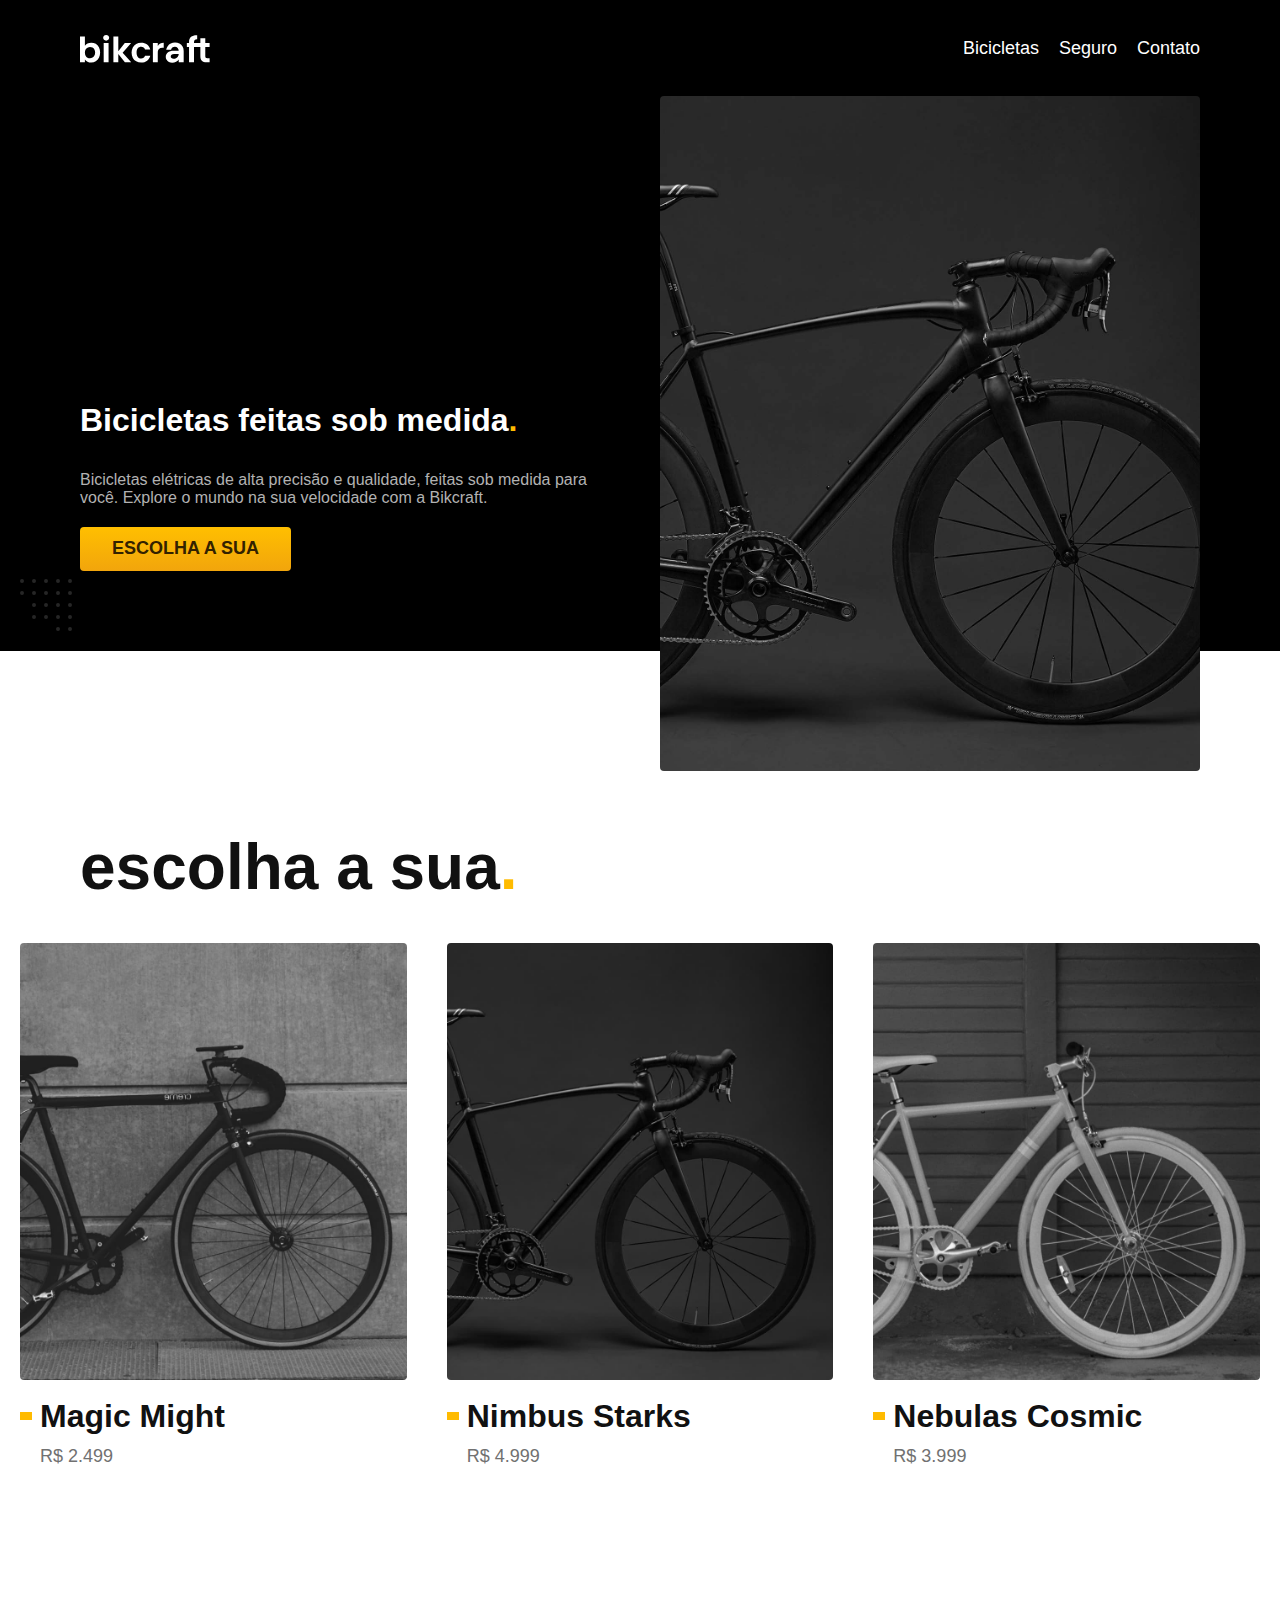
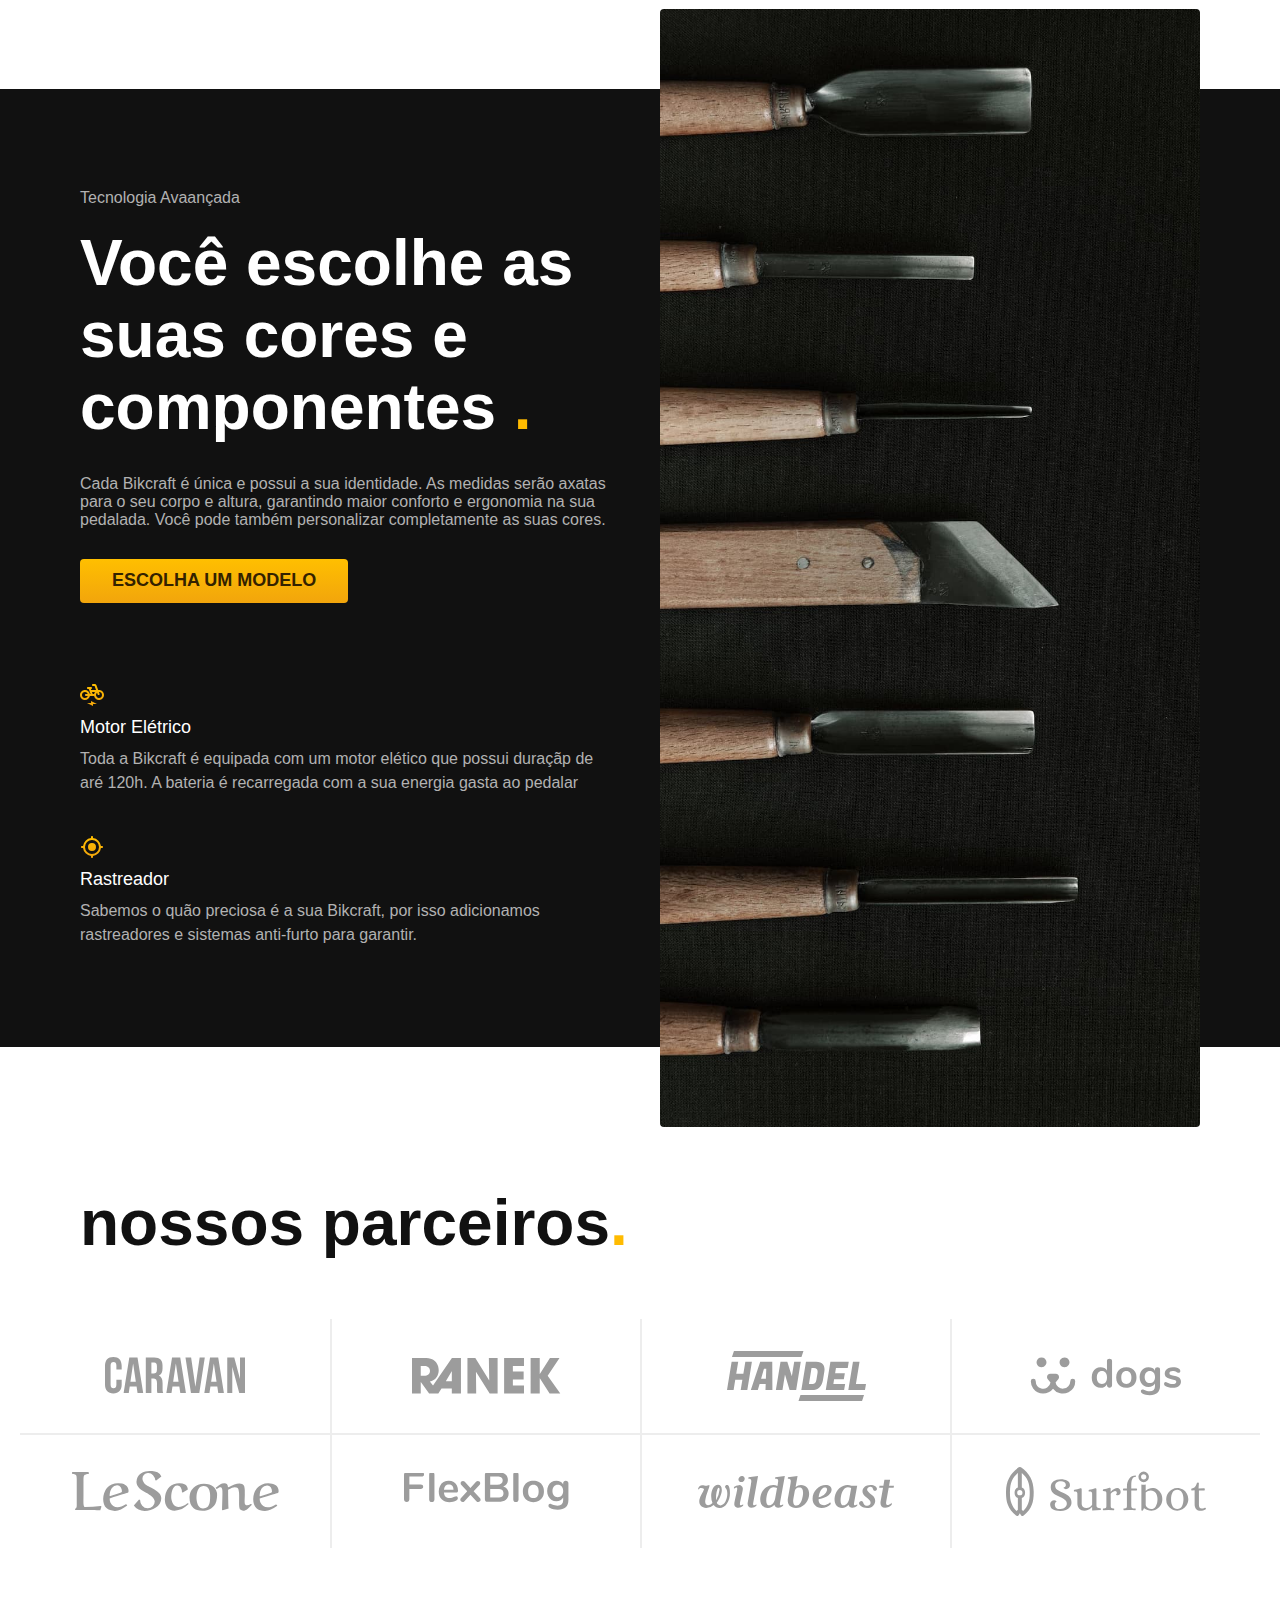
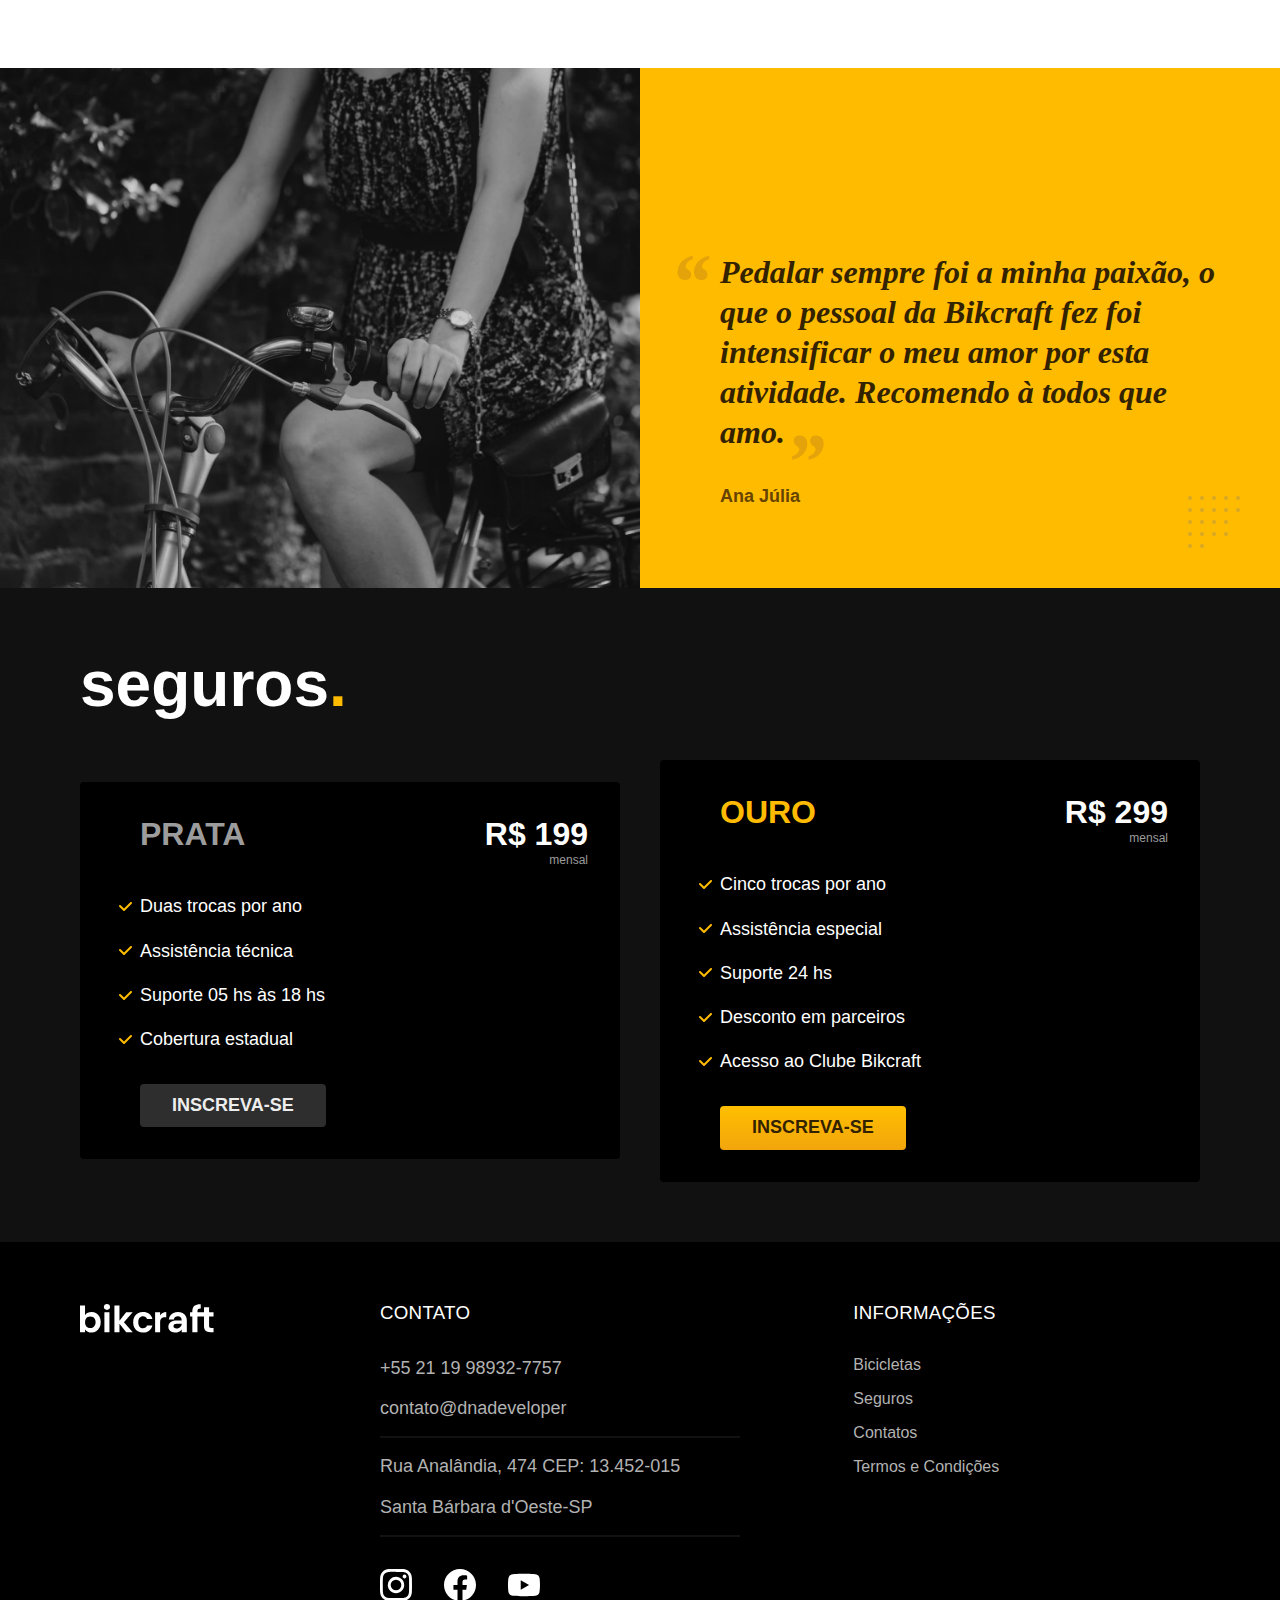
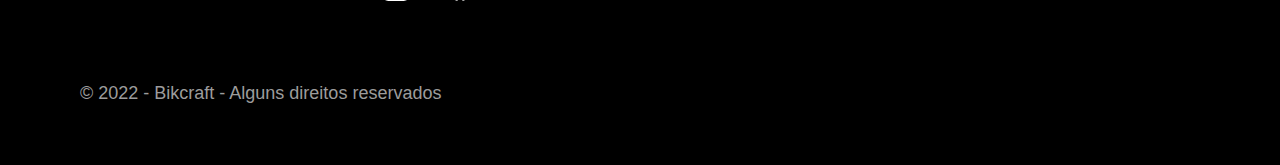
<file: Index.html>
<!DOCTYPE html>
<html lang="pt-br">

<head>
  <meta charset="UTF-8">
  <meta name="viewport" content="width=device-width, initial-scale=1.0">

  <title>Bikcraft - Bicicletas Elétricas</title>
  <meta name="description" content="Bicicletas elétricas de alta precisão e qualidade,  feitas sob medida para o cliente. Explore o mundo na sua velocidade com a Bikcraft.">

  <link rel="preload" href="./css/site.css" as="style">
  <link rel="stylesheet" href="./css/site.css">
</head>

<body>
  <header class="header-bg">
    <div class="header container">
      <a href="./">
        <img src="./img/bikcraft.svg" width="132" height="32" alt="Bikcraft">
      </a>
      <nav aria-label="primaria">
        <ul class="header-menu font-1-m cor-0 ">
          <li><a href="./bicicletas.html">Bicicletas</a></li>
          <li><a href="./seguros.html">Seguro</a></li>
          <li><a href="./contato.html">Contato</a></li>
        </ul>
      </nav>
    </div>
  </header>
 <main class="introducao-bg" >
    <div class="container introducao">
      <div class="introducao-conteudo">
        <h1 class="texto-grande cor-0"data-anime="200">Bicicletas feitas sob medida<span class="cor-p1">.</span></h1>
        <p class="texto-medio cor-5"data-anime="400">Bicicletas elétricas de alta precisão e qualidade, feitas sob medida para você. Explore o mundo na sua velocidade com a Bikcraft.</p>
        <a class="btn" href="./bicicletas.html"data-anime="600">Escolha a sua</a>
      </div>
      <picture data-anime="800">
        <source media="(max-width: 800px)" srcset="./img/bicicletas/nimbus.jpg">
        <img src="./img/fotos/introducao.jpg" width="1280" height="1600"  alt="Bicicleta elétrica preta.">
      </picture>
    </div>
</main>
<article class="bicicletas-lista">
    <h2 class="container font-1-xxl">escolha a sua<span class="cor-p1">.</span></h2>
    <ul>
      <li>
        <a href="/bicicletas/magic.html">
          <img src="./img/bicicletas/magic-home.jpg" width="920" height="1040"  alt="bicicleta preta">
          <h3 class="font-1-xl">Magic Might</h3>
          <span class="font-2-m cor-8">R$ 2.499</span>
        </a>
      </li>
      <li>
        <a href="/bicicletas/nimbus.html">
          <img src="./img/bicicletas/nimbus-home.jpg" width="920" height="1040"  alt="bicicleta preta">
          <h3 class="font-1-xl">Nimbus Starks</h3>
          <span class="font-2-m cor-8">R$ 4.999</span>
        </a>
      </li>
      <li>
        <a href="/bicicletas/nebula.html">
          <img src="./img/bicicletas/nebula-home.jpg" width="920" height="1040"  alt="bicicleta preta">
          <h3 class="font-1-xl">Nebulas Cosmic</h3>
          <span class="font-2-m cor-8">R$ 3.999</span>
      </a>
      </li>
    </ul>
</article>
<article class="tecnologia-bg">
  <div class="tecnologia container">
   <div class="tecnologia-conteudo">
     <span class="font-1-l-b cor-5">
       Tecnologia Avaançada
      </span>
     <h2 class="font-1-xxl cor-0"> 
       Você escolhe as suas cores  e componentes <span class="cor-p1">.</span>
     </h2>
     <p class="font-2-l cor-5">
      Cada Bikcraft é única e possui a sua identidade. As medidas serão axatas para o seu corpo e altura, garantindo maior conforto e ergonomia na sua pedalada. Você pode também personalizar completamente as suas cores.
     </p>
    <a class="btn" href="./">
      Escolha um modelo
    </a>
    <div class="tecnologia-vantagens">
      <div>
        <img src="./img/icones/eletrica.svg" width="24" height="24"  alt="">
        <h3 class="font-1-m cor-0">
          Motor Elétrico
        </h3>
        <p class="font-2-s cor-5">
          Toda a Bikcraft é equipada com um motor elético que possui duraçãp de aré 120h. A
          bateria é recarregada com a sua energia gasta ao pedalar
        </p>
      </div>
      <div>
        <img src="./img/icones/rastreador.svg" width="24" height="24" alt="">
        <h3 class="font-1-m cor-0">
          Rastreador
        </h3>
        <p class="font-2-s cor-5">
          Sabemos o quão preciosa é a sua Bikcraft, por isso adicionamos rastreadores e sistemas anti-furto para
          garantir.
        </p>
      </div>
    </div>
   </div>
   <div class="tecnologia-imagem">
    <img src="./img/fotos/tecnologia.jpg" width="1200" height="1920" alt="">
   </div> 
  </div>
</article>
<section class="parceiros" aria-label="Nossos Parceiros">
  <h2 class="container font-1-xxl">
    nossos parceiros<span class="cor-p1">.</span>
  </h2>
    <ul>
      <li>
        <img src="./img/parceiros/caravan.svg" width="140" height="38" alt="">
      </li>
      <li>
        <img src="./img/parceiros/ranek.svg" width="149" height="36" alt="">
      </li>
      <li>
        <img src="./img/parceiros/handel.svg" width="139" height="50" alt="">
      </li>
      <li>
        <img src="./img/parceiros/dogs.svg" width="152" height="39" alt="">
      </li>
      <li>
        <img src="./img/parceiros/lescone.svg" width="208" height="41" alt="">
      </li>
      <li>
        <img src="./img/parceiros/flexblog.svg" width="165" height="38" alt="">
      </li>
      <li>
        <img src="./img/parceiros/wildbeast.svg" width="196" height="34" alt="">
      </li>
      <li>
        <img src="./img/parceiros/surfbot.svg" width="200" height="49" alt="">
      </li>
    </ul>
</section>
<section class="depoimento" aria-label="Depoimento">
  <div>
    <img src="./img/fotos/depoimento.jpg" width="1560" height="1360" alt="Pessoa pedalando uma bicicleta Bikcraft.">
  </div>
  <div class="depoimento-conteudo">
    <blockquote class="font-1-xl cor-p5">
      <p>
        Pedalar sempre foi a minha paixão, o que o pessoal da Bikcraft fez foi intensificar o meu amor por esta atividade. Recomendo à todos que amo.
      </p>
    </blockquote>
    <span class="font-1-m-b  cor-p4">
      Ana Júlia
    </span>
  </div>
</section>
<article class="seguro-bg">
  <div class="seguro container">
    <h2 class="font-1-xxl cor-0">seguros<span class="cor-p1">.</span></h2>
    <div class="seguro-item">
      <h3 class="font-1-xl cor-6">Prata</h3>
      <span class="font-1-xl cor-0">R$ 199 <span class="font-1-xs cor-6">mensal</span></span>
      <ul class="font-2-m cor-0">
        <li>
          Duas trocas por ano
        </li>
        <li>
          Assistência técnica
        </li>
        <li>
          Suporte 05 hs às 18 hs
        </li>
        <li>
          Cobertura estadual
        </li>
      </ul>
      <a class="btn secundario" href="./">
        Inscreva-se
      </a>
    </div>
     <div class="seguro-item">
      <h3 class="font-1-xl cor-p1">
        Ouro
      </h3>
      <span class="font-1-xl cor-0">R$ 299 <span class="font-1-xs cor-6">mensal</span></span>
      <ul class="font-2-m cor-0">
        <li>
          Cinco trocas por ano
        </li>
        <li>
          Assistência especial
        </li>
        <li>
          Suporte 24 hs
        </li>
        <li>
          Desconto em parceiros
        </li>
        <li>
          Acesso ao Clube Bikcraft
        </li>
      </ul>
      <a class="btn" href="./">
        Inscreva-se
      </a>
    </div>
  </div>
</article>
<footer class="footer-bg">
  <div class="footer container">
    <img src="./img/bikcraft.svg" width="136" height="32" alt="">
    <div class="footer-contato">
      <h3 class="font-2-l-b cor-0">Contato</h3>
      <ul class="font-2-m cor-5">
        <li><a href="tel:+552119989327757">+55 21 19 98932-7757</a></li>
        <li><a href="mailto:dnadevelopersoftware@gmail.com">contato@dnadeveloper</a></li>
        <li>Rua Analândia, 474 CEP: 13.452-015</li>
        <li>Santa Bárbara d'Oeste-SP</li>
      </ul>
      <div class="footer-redes">
        <a href="">
          <img src="./img/redes/instagram.svg" width="32" height="32" alt="instagram">
        </a>
        <a href="">
          <img src="./img/redes/facebook.svg" width="32" height="32" alt="facebook">
        </a>
        <a href="">
          <img src="./img/redes/youtube.svg" width="32" height="32" alt="youtubr">
        </a> 
      </div>
    </div>
    <div class="footer-informacao">
      <h3 class="font-2-l-b cor-0">Informações</h3>
      <nav>
        <ul class="font-1-  cor-5 ">
          <li><a href="/bicicletas.html">Bicicletas</a></li>
          <li><a href="/seguros.html">Seguros</a></li>
          <li><a href="/contato.html">Contatos</a></li>
          <li><a href="/termos.html">Termos e Condições</a></li>
        </ul>
      </nav>
    </div>
    <p class="footer-copy font-2-m cor-6">&copy; 2022 - Bikcraft - Alguns direitos reservados</p>
  </div>
</footer>
<script src="./js/site.js"></script>
</body>

</html>
</file>
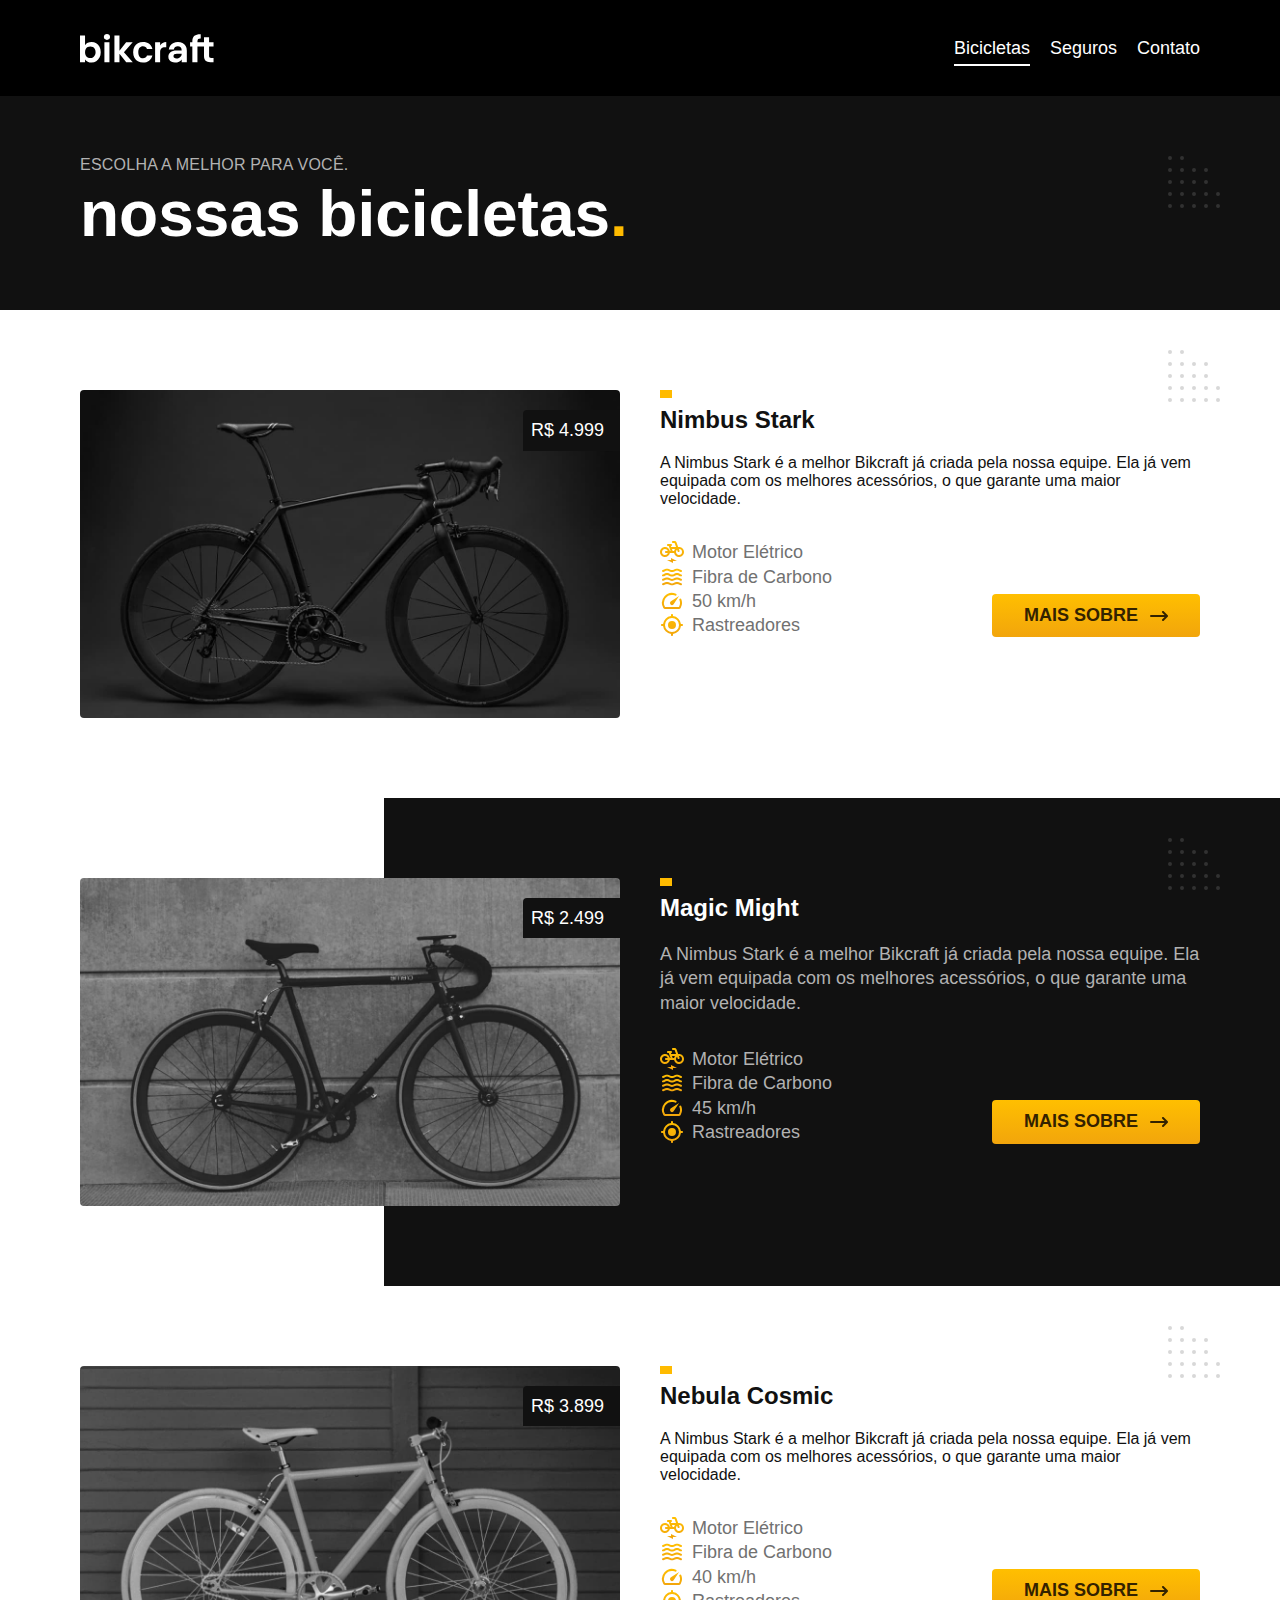
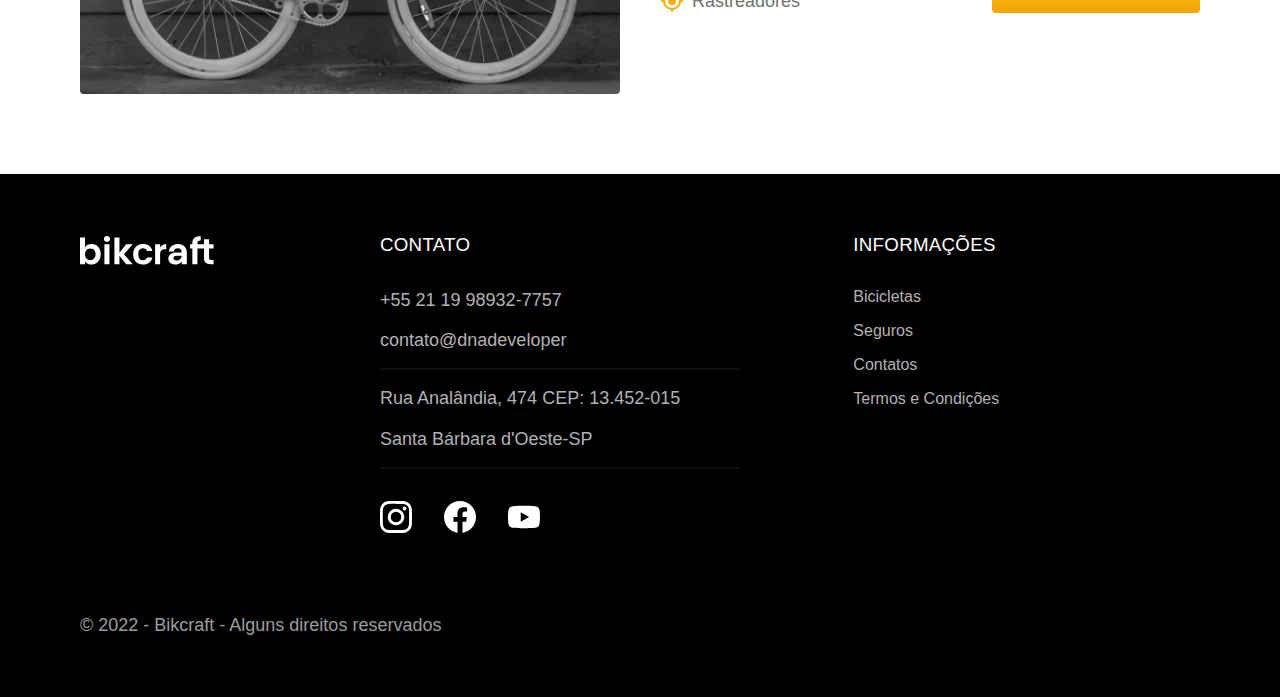
<file: bicicletas.html>
<!DOCTYPE html>
<html lang="pt-br">

<head>
  <meta charset="UTF-8">
  <meta name="viewport" content="width=device-width, initial-scale=1.0">

  <title>Bikcraft - Bicicletas</title>
  <meta name="description" content="Bicicletas artesanais e motorizadas.">

  <link rel="preload" href="./css/site.css" as="style">
  <link rel="stylesheet" href="./css/site.css">
</head>

<body id="biciletas">
  <header class="header-bg">
    <div class="header container">
      <a href="./">
        <img src="./img/bikcraft.svg" width="136" height="32" alt="Bikcraft">
      </a>
      <nav aria-label="primaria">
        <ul class="header-menu font-1-m cor-0 ">
          <li><a href="./bicicletas.html">Bicicletas</a></li>
          <li><a href="./seguros.html">Seguros</a></li>
          <li><a href="./contato.html">Contato</a></li>
        </ul>
      </nav>
    </div>
  </header>
  <main>
    <div class="titulo-bg">
        <div class="titulo container">
            <p class="font-2-l-b cor-5">
              Escolha a melhor para você.
            </p>
            <h1 class="font-1-xxl cor-0">
              nossas bicicletas<span class="cor-p1">.</span>
            </h1>
        </div>
    </div>
    <div class="bicicletas container">
        <div class="bicicletas-imagem">
          <img src="./img/bicicletas/nimbus.jpg" width="1120" height="680" alt="Bicicleta Preta">
          <span class="font-2-m cor-0">
            R$ 4.999
          </span>
        </div>
        <div class="bicicletas-conteudo">
            <h2 class="font-xl">Nimbus Stark</h2>
            <p>A Nimbus Stark é a melhor Bikcraft já criada pela nossa equipe. Ela já vem equipada com os melhores
                acessórios, o que garante uma maior velocidade.
            </p>
            <ul class="font-1-m cor-8">
                <li>
                    <img src="./img/icones/eletrica.svg" width="24" height="24" alt="">
                    Motor Elétrico
                </li>
                <li>
                    <img src="./img/icones/carbono.svg" width="24" height="24" alt="">
                    Fibra de Carbono
                </li>
                <li>
                    <img src="./img/icones/velocidade.svg"  width="24" height="24" alt="">
                    50 km/h
                </li>
                <li>
                    <img src="./img/icones/rastreador.svg" width="24" height="24" alt="">
                    Rastreadores
                </li>
            </ul>
            <a class="btn seta" href="/bicicletas/nimbus.html">Mais sobre</a>
        </div>
    </div>
    <div class="bicicletas-bg">
        <div class="bicicletas container">
          <div class="bicicletas-imagem">
            <img src="./img/bicicletas/magic.jpg" width="1120" height="680" alt="Bicicleta Cinza">
            <span class="font-2-m cor-0">
              R$ 2.499
            </span>
          </div>
          <div class="bicicletas-conteudo">
              <h2  class="font-xl cor-0">
                Magic Might
              </h2>
              <p class="font-2-m cor-5">
                A Nimbus Stark é a melhor Bikcraft já criada pela nossa equipe. Ela já vem equipada com os melhores
                  acessórios, o que garante uma maior velocidade.
              </p>
              <ul class="font-1-m cor-5">
                  <li>
                      <img src="./img/icones/eletrica.svg" width="24" height="24" alt="">
                      Motor Elétrico
                  </li>
                  <li>
                      <img src="./img/icones/carbono.svg" width="24" height="24" alt="">
                      Fibra de Carbono
                  </li>
                  <li>
                      <img src="./img/icones/velocidade.svg" width="24" height="24" alt="">
                      45 km/h
                  </li>
                  <li>
                      <img src="./img/icones/rastreador.svg" width="24" height="24" alt="">
                      Rastreadores
                  </li>
              </ul>
              <a class="btn seta" href="/bicicletas/magic.html">
                mais sobre
              </a>
          </div>
        </div>
    </div>
    <div class="bicicletas container">
      <div class="bicicletas-imagem">
        <img src="./img/bicicletas/nebula.jpg"  width="1120" height="680" alt="Bicicleta Preta">
          <span class="font-2-m cor-0">
            R$ 3.899
          </span>
      </div>
      <div class="bicicletas-conteudo">
        <h2 class="font-xl">
          Nebula Cosmic
        </h2>
        <p>
          A Nimbus Stark é a melhor Bikcraft já criada pela nossa equipe. Ela já vem equipada com os melhores acessórios, o que garante uma maior velocidade.
        </p>
        <ul class="font-1-m cor-8">
            <li>
            <img src="./img/icones/eletrica.svg" width="24" height="24" alt="">
            Motor Elétrico
            </li>
            <li>
            <img src="./img/icones/carbono.svg"  width="24" height="24" alt="">
            Fibra de Carbono
            </li>
            <li>
              <img src="./img/icones/velocidade.svg" width="24" height="24" alt="">
              40 km/h
            </li>
            <li>
            <img src="./img/icones/rastreador.svg"  width="24" height="24" alt="">
                Rastreadores
           </li>
        </ul>
        <a class="btn seta" href="/bicicletas/nebula.html">
          Mais sobre
        </a>  
      </div>
    </div>
  </main>
  <footer class="footer-bg">
    <div class="footer container">
      <img src="./img/bikcraft.svg" width="136" height="32" alt="">
      <div class="footer-contato">
        <h3 class="font-2-l-b cor-0">
          Contato
        </h3>
        <ul class="font-2-m cor-5">
          <li>
            <a href="tel:+552119989327757">
              +55 21 19 98932-7757
            </a>
          </li>
          <li>
            <a href="mailto:dnadevelopersoftware@gmail.com">
              contato@dnadeveloper
            </a>
          </li>
          <li>
            Rua Analândia, 474 CEP: 13.452-015
          </li>
          <li>
            Santa Bárbara d'Oeste-SP
          </li>
        </ul>
        <div class="footer-redes">
          <a href="">
            <img src="./img/redes/instagram.svg" width="32" height="32" alt="instagram">
          </a>
          <a href="">
            <img src="./img/redes/facebook.svg" width="32" height="32" alt="facebook">
          </a>
          <a href="">
            <img src="./img/redes/youtube.svg" width="32" height="32" alt="youtubr">
          </a> 
        </div>
      </div>
      <div class="footer-informacao">
        <h3 class="font-2-l-b cor-0">Informações</h3>
        <nav>
          <ul class="font-1-  cor-5 ">
            <li>
              <a href="/bicicletas.html">
                Bicicletas
              </a>
            </li>
            <li>
              <a href="/seguros.html">
                Seguros
              </a>
            </li>
            <li>
              <a href="/contato.html">
                Contatos
              </a>
            </li>
            <li>
              <a href="/termo.html">
                Termos e Condições
              </a>
            </li>
          </ul>
        </nav>
      </div>
      <p class="footer-copy font-2-m cor-6">
        &copy; 2022 - Bikcraft - Alguns direitos reservados
      </p>
    </div>
  </footer>
  <script src="./js/site.js"></script>
</body>

</html>
</file>
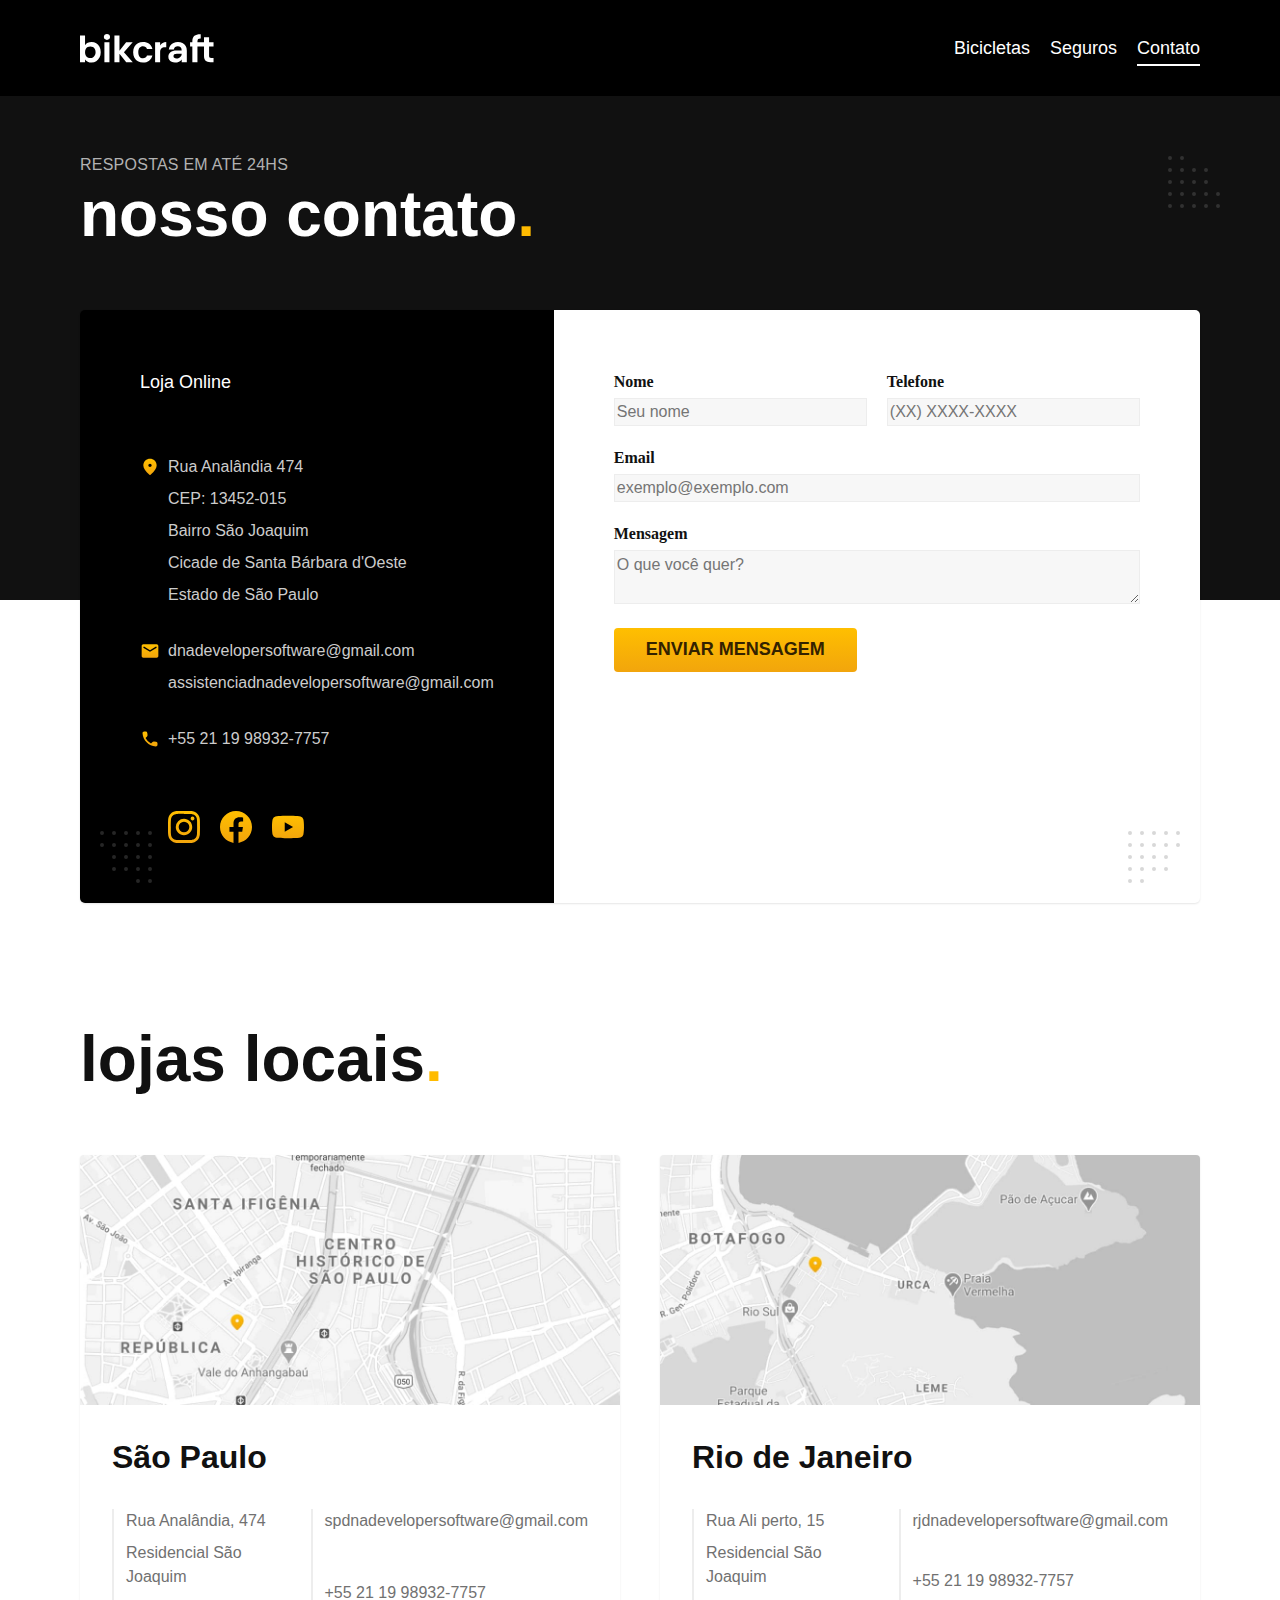
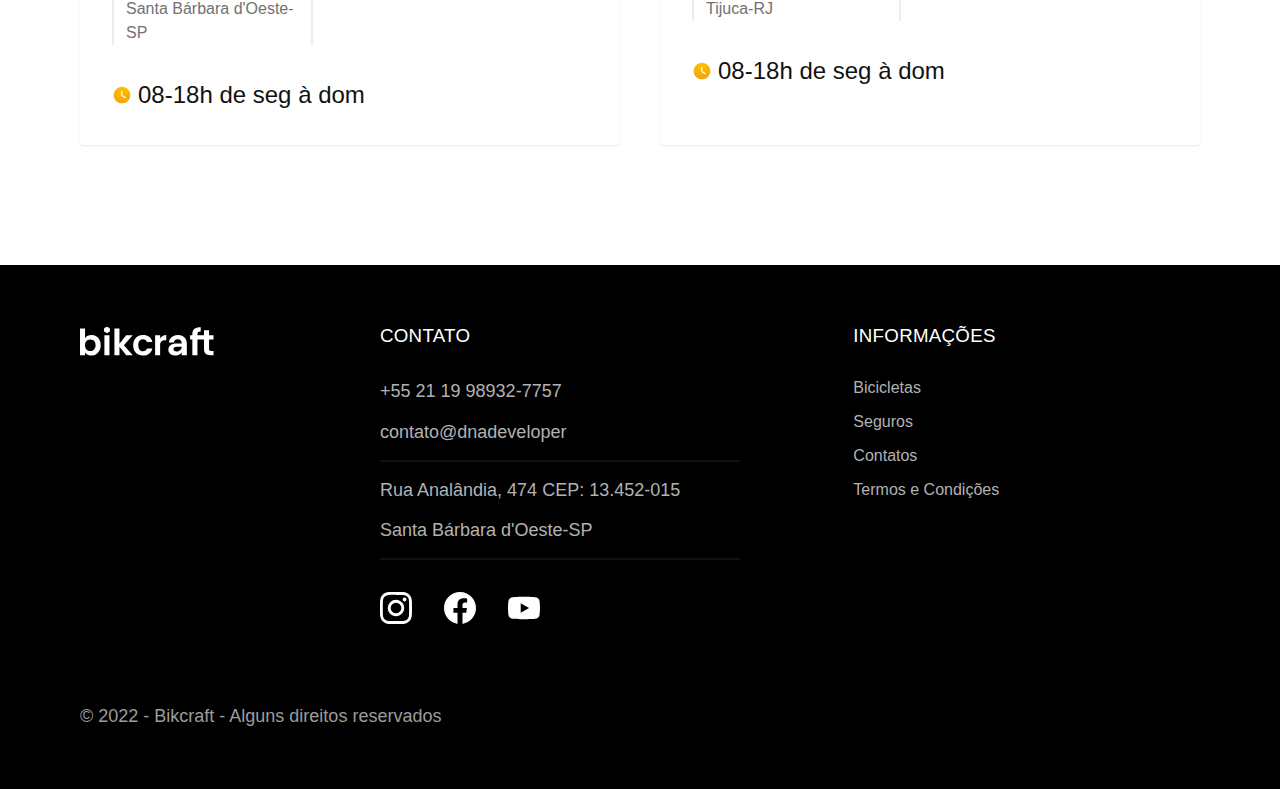
<file: contato.html>
<!DOCTYPE html>
<html lang="pt-br">

<head>
  <meta charset="UTF-8">
  <meta name="viewport" content="width=device-width, initial-scale=1.0">

  <title>Bikcraft - Contatos</title>
  <meta name="description" content="Termos e condições.">

  <link rel="preload" href="./css/site.css" as="style">
  <link rel="stylesheet" href="./css/site.css">
</head>

<body id="contato">
<header class="header-bg">
    <div class="header container">
      <a href="./">
        <img src="./img/bikcraft.svg" width="136" height="32" alt="Bikcraft">
      </a>
      <nav aria-label="primaria">
        <ul class="header-menu font-1-m cor-0 ">
          <li>
            <a href="./bicicletas.html">
              Bicicletas
            </a>
          </li>
          <li>
            <a href="./seguros.html">
              Seguros
            </a>
          </li>
          <li>
            <a href="./contato.html">
              Contato
            </a>
          </li>
        </ul>
      </nav>
    </div>
</header>
<main>
    <div class="titulo-bg">
      <div class="titulo container">
        <p class="font-2-l-b cor-5">
          Respostas em até 24hs
        </p>
        <h1 class="font-1-xxl cor-0">
          nosso contato<span class="cor-p1">.</span>
        </h1>
      </div>
    </div>
    <div class="contato container">
      <section class="contato-dados" area-label="Endereco">
        <h2 class="font-1-m cor-0">
          Loja Online
        </h2>
        <div class="contato-endereco font-2-s cor-4">
          <p>
            Rua Analândia 474
          </p>
          <p>
            CEP: 13452-015
          </p>
          <p>
            Bairro São Joaquim
          </p>
          <p>
            Cicade de Santa Bárbara d'Oeste
          </p>
          <p>
            Estado de São Paulo
          </p>
        </div>
        <address class="contato-meios font-2-s cor-4">
          <a href="mailto:dnadevelopersoftware@gmail.com">
            dnadevelopersoftware@gmail.com
          </a>
          <a href="mailto:assistenciadnadevelopersoftware@gmail.com">
            assistenciadnadevelopersoftware@gmail.com
          </a>
          <a href="tel:+552119989327757">
            +55 21 19 98932-7757
          </a>
        </address>
        <div class="contato-redes">
          <a href="">
            <img src="../../img/redes/instagram-p.svg" width="32" height="32"  alt="instagram">
          </a>
          <a href="">
            <img src="../../img/redes/facebook-p.svg" width="32" height="32"  alt="facebook">
          </a>
          <a href="">
            <img src="../../img/redes/youtube-p.svg" width="32" height="32"  alt="youtubr">
          </a>
        </div>
      </section>
      <section class="contato-formulario" area-lable="Formulario">
        <form class="form" action="/contato.html">
          <div>
            <label for="nome">
              Nome
            </label>
            <input type="text" name="nome" id="nome" placeholder="Seu nome">
          </div>
          <div>
            <label for="telefone">
              Telefone
            </label>
            <input type="text" name="telefone" id="nome" placeholder="(XX) XXXX-XXXX">
          </div>
          <div class="col-2">
            <label for="email">
              Email
            </label>
            <input type="text" name="email" id="email" placeholder="exemplo@exemplo.com">
          </div>
          <div class="col-2">
            <label for="mensagem">
              Mensagem
            </label>
            <textarea type="text" name="mensagem" id="mensagem" placeholder="O que você quer?"></textarea>
          </div>
          <button class="btn col-2">
            Enviar mensagem
          </button>
        </form>
      </section>
    </div>
</main>
<article class="lojas container">
  <h2 class="font-1-xxl">
    lojas locais<span class="cor-p1">.</span>
  </h2>
  <div class="lojas-item">
    <img src="./img/lojas/sp.jpg" width="1120" height="520" alt="mapa mostrando a localização fictícia da loja em SP">
    <div class="lojas-conteudo">
      <h3 class="font-1-xl">
        São Paulo
      </h3>
      <div class="lojas-dados font-2-s cor-8">
        <p>
          Rua Analândia, 474
        </p>
        <p>
          Residencial São Joaquim
        </p>
        <p>
          Santa Bárbara d'Oeste-SP
        </p>
      </div>
      <div class="lojas-dados font-2-s cor-8">
        <a href="mailto:spdnadevelopersoftware@gmail.com">spdnadevelopersoftware@gmail.com</a>
        <a href="tel:+552119989327757">+55 21 19 98932-7757</a>
      </div>
      <p class="lojas-tempo font-1-s">
        <img src="./img/icones/horario.svg"width="20" height="20"  alt="">
        08-18h de seg à dom
      </p>
    </div>
  </div>
  <div class="lojas-item">
      <img src="./img/lojas/rj.jpg" width="1120" height="520" alt="mapa mostrando a localização fictícia da loja no RIo de Janeiro RJ">
    <div class="lojas-conteudo">
      <h3 class="font-1-xl">
        Rio de Janeiro
      </h3>
      <div class="lojas-dados font-2-s cor-8">
        <p>
          Rua Ali perto, 15
        </p>
        <p>
          Residencial São Joaquim
        </p>
        <p>
          Tijuca-RJ
        </p>
      </div>
      <div class="lojas-dados font-2-s cor-8">
        <a href="mailto:rjdnadevelopersoftware@gmail.com">
          rjdnadevelopersoftware@gmail.com
        </a>
        <a href="tel:+552119989327757">
          +55 21 19 98932-7757
        </a>
      </div>
      <p class="lojas-tempo font-1-s">
        <img src="./img/icones/horario.svg" width="20" height="20" alt="">
        08-18h de seg à dom
      </p>
    </div>
</div>
</article>
<footer class="footer-bg">
  <div class="footer container">
    <img src="./img/bikcraft.svg" width="136" height="32" alt="">
    <div class="footer-contato">
      <h3 class="font-2-l-b cor-0">
        Contato
      </h3>
      <ul class="font-2-m cor-5">
        <li>
          <a href="tel:+552119989327757">
            +55 21 19 98932-7757
          </a>
        </li>
        <li>
          <a href="mailto:dnadevelopersoftware@gmail.com">
            contato@dnadeveloper
          </a>
        </li>
        <li>
          Rua Analândia, 474 CEP: 13.452-015
        </li>
        <li>
          Santa Bárbara d'Oeste-SP
        </li>
      </ul>
      <div class="footer-redes">
        <a href="">
          <img src="./img/redes/instagram.svg" width="32" height="32" alt="instagram">
        </a>
        <a href="">
          <img src="./img/redes/facebook.svg" width="32" height="32" alt="facebook">
        </a>
        <a href="">
          <img src="./img/redes/youtube.svg" width="32" height="32" alt="youtubr">
        </a> 
      </div>
    </div>
    <div class="footer-informacao">
      <h3 class="font-2-l-b cor-0">Informações</h3>
      <nav>
        <ul class="font-1-  cor-5 ">
          <li>
            <a href="/bicicletas.html">
              Bicicletas
            </a>
          </li>
          <li>
            <a href="/seguros.html">
              Seguros
            </a>
          </li>
          <li>
            <a href="/contato.html">
              Contatos
            </a>
          </li>
          <li>
            <a href="/termo.html">
              Termos e Condições
            </a>
          </li>
        </ul>
      </nav>
    </div>
    <p class="footer-copy font-2-m cor-6">
      &copy; 2022 - Bikcraft - Alguns direitos reservados
    </p>
  </div>
</footer>
<script src="./js/site.js"></script>
</body>

</html>
</file>
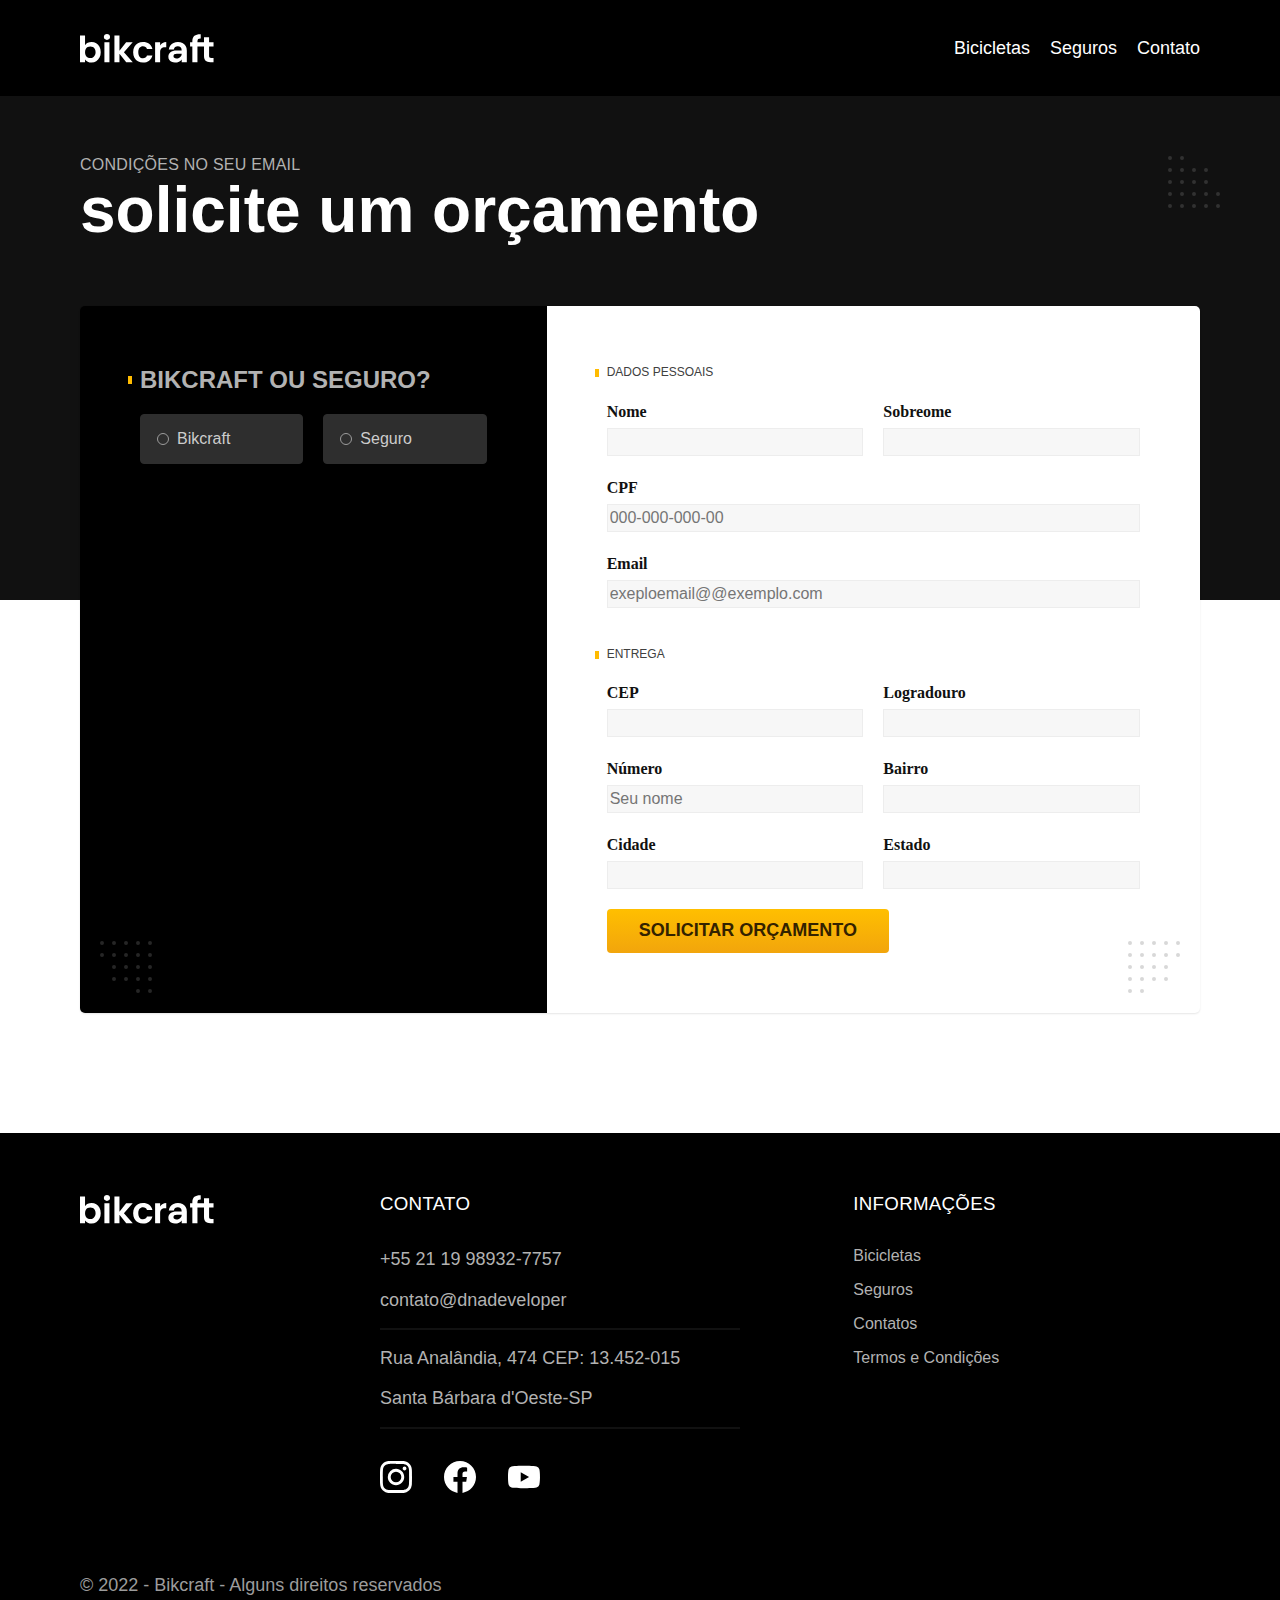
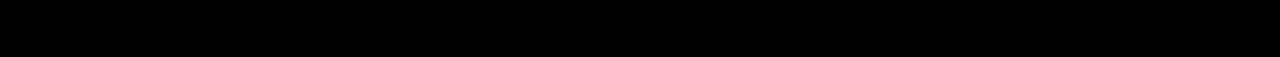
<file: orcamento.html>
<!DOCTYPE html>
<html lang="pt-br">

<head>
  <meta charset="UTF-8">
  <meta name="viewport" content="width=device-width, initial-scale=1.0">

  <title>Bikcraft - Orçamentos </title>
  <meta name="description" content="Orçamentps.">

  <link rel="preload" href="./css/site.css" as="style">
  <link rel="stylesheet" href="./css/site.css">
</head>

<body id="orcamanto">
  <header class="header-bg">
    <div class="header container">
      <a href="./">
        <img src="./img/bikcraft.svg" width="136" height="32" alt="Bikcraft">
      </a>
      <nav aria-label="primaria">
        <ul class="header-menu font-1-m cor-0 ">
          <li>
            <a href="./bicicletas.html">
              Bicicletas
            </a>
          </li>
          <li>
            <a href="./seguros.html">
              Seguros
            </a>
          </li>
          <li>
            <a href="./contato.html">
              Contato
            </a>
          </li>
        </ul>
      </nav>
    </div>
  </header>
  <main>
    <div class="titulo-bg">
      <div class="titulo container">
        <div class="font-2-l-b cor-5">
          Condições no seu email
        </div>
        <h1 class="font-1-xxl cor-0">
          solicite um orçamento<span class="cor-p12"></span>
        </h1>
      </div>
    </div>
    <form class="orcamento container" action="./">
      <div class="orcamento-produto">
        <h2 class="font-1xs cor-5">
          Bikcraft ou seguro?
        </h2>
        <input type="radio" name="tipo" value="bikcraft" id="bikcraft">
        <label for="bikcraft">
          Bikcraft
        </label>
        <input type="radio" name="tipo" value="seguro" id="seguro">
        <label for="seguro">
          Seguro
        </label>

        <div class="orcamento-conteudo" id="orcamento-bikcraft">
          <h2 class="font-1-xs cor-5">
            escolha a sua
          </h2>
          <input type="radio" name="produto" value="nimbus" id="nimbus">
          <label for="nimbus">
            Nimbus <span>4.999</span>
          </label>
          <div class="orcamento-detalhes">
            <ul class="font-xs cor-8">
              <li>
                <img src="../img/icones/eletrica.svg" width="24" height="24"  alt="">
                motor elétrico
              </li>
              <li>
                <img src="../img/icones/carbono.svg" width="24" height="24" alt="">fibra de carbono
              </li>
              <li>
                <img src="../img/icones/velocidade.svg" width="24" height="24" alt="">
                50 km/h
              </li>
              <li>
                 <img src="../img/icones/rastreador.svg" width="24" height="24"  alt="">
                 ratreador
              </li>
            </ul>
            <img src="../img/bicicletas/nimbus.jpg"width="1120" height="680"  alt="bicicleta preta">
          </div>

          <input type="radio" name="produto" value="magic" id="magic">
          <label for="magic">
            Magic Might <span>2.499</span>
          </label>
          <div class="orcamento-detalhes">
            <ul class="font-xs cor-8">
              <li>
                <img src="../img/icones/eletrica.svg" width="24" height="24" alt="">
                motor elétrico
              </li>
              <li>
                <img src="../img/icones/carbono.svg" width="24" height="24" alt="">
                fibra de carbono
              </li>
              <li>
                <img src="../img/icones/velocidade.svg" width="24" height="24" alt="">
                45 km/h
              </li>
              <li>
                 <img src="../img/icones/rastreador.svg" width="24" height="24"  alt="">
                 ratreador
              </li>
            </ul>
            <img src="../img/bicicletas/magic.jpg" width="1120" height="680" alt="bicicleta cinza">
          </div>

          <input type="radio" name="produto" value="nebula" id="nebula">
          <label for="nebula">
            Nebula Cosmic <span>3.999</span>
          </label>
          <div class="orcamento-detalhes">
            <ul class="font-xs cor-8">
              <li>
                <img src="../img/icones/eletrica.svg"width="24" height="24"  alt="">
                motor elétrico
              </li>
              <li>
                <img src="../img/icones/carbono.svg" width="24" height="24"  alt="">
                fobra de carbono
              </li>
              <li>
                <img src="../img/icones/velocidade.svg" width="24" height="24"  alt="">
                40 km/h
              </li>
              <li> 
                <img src="../img/icones/rastreador.svg" width="24" height="24" alt="">
                ratreador
              </li>
            </ul>
            <img src="../img/bicicletas/nebula.jpg" width="1120" height="680"  alt="bicicleta preta">
          </div>

        </div>
        <div class="orcamento-conteudo" id="orcamento-seguro">
          <h2 class="font-1-xs cor-5">
            escolha seu plano
          </h2>
          <input type="radio" name="produto" value="prata" id="prata">
          <label for="prata">
            Prata <span>199</span>
          </label>
          <input type="radio" name="produto" value="ouro" id="ouro">
          <label for="ouro">
            Ouro <span>299</span>
          </label>
        </div>
      </div>
      <div class="orcamento-dados form">
        <h2 class="font-1-xs cor-9 col-2">
          dados pessoais
        </h2>
        <div>
          <label for="nome">
            Nome
          </label>
          <input type="text" name="nome" id="nome">
        </div>
        <div>
          <label for="nome">
            Sobreome
          </label>
          <input type="text" name="sobrenome" id="sobrenome">
        </div>
        <div class="col-2">
          <label for="cpf">
            CPF
          </label>
          <input type="text" name="cpf" id="cpf" placeholder="000-000-000-00">
        </div>
        <div class="col-2">
          <label for="email">
            Email
          </label>
          <input type="email" name="email" id="email" placeholder="exeploemail@@exemplo.com">
        </div>
        <h2 class="font-1-xs cor-9 col-2">
          entrega
        </h2>
        <div>
          <label for="cep">
            CEP
          </label>
          <input type="text" name="cep" id="cep">
        </div>
        <div>
          <label for="logradouro">
            Logradouro
          </label>
          <input type="text" name="logradouro" id="logradouro">
        </div>
        <div>
          <label for="numero">
            Número
          </label>
          <input type="text" name="numero" id="numero" placeholder="Seu nome">
        </div>
        <div>
          <label for="bairro">
            Bairro
          </label>
          <input type="text" name="bairro" id="bairro">
        </div>
        <div>
          <label for="cidade">
            Cidade
          </label>
          <input type="text" name="cidade" id="cidade">
        </div>
        <div>
          <label for="estado">
            Estado</label>
          <input type="text" name="estado" id="estado">
        </div>
        <button class="btn col-2">Solicitar Orçamento</button>
      </div>
    </form>
  </main>
  <footer class="footer-bg">
    <div class="footer container">
      <img src="./img/bikcraft.svg" width="136" height="32" alt="">
      <div class="footer-contato">
        <h3 class="font-2-l-b cor-0">
          Contato
        </h3>
        <ul class="font-2-m cor-5">
          <li>
            <a href="tel:+552119989327757">
              +55 21 19 98932-7757
            </a>
          </li>
          <li>
            <a href="mailto:dnadevelopersoftware@gmail.com">
              contato@dnadeveloper
            </a>
          </li>
          <li>
            Rua Analândia, 474 CEP: 13.452-015
          </li>
          <li>
            Santa Bárbara d'Oeste-SP
          </li>
        </ul>
        <div class="footer-redes">
          <a href="">
            <img src="./img/redes/instagram.svg" width="32" height="32" alt="instagram">
          </a>
          <a href="">
            <img src="./img/redes/facebook.svg" width="32" height="32" alt="facebook">
          </a>
          <a href="">
            <img src="./img/redes/youtube.svg" width="32" height="32" alt="youtubr">
          </a> 
        </div>
      </div>
      <div class="footer-informacao">
        <h3 class="font-2-l-b cor-0">
          Informações
        </h3>
        <nav>
          <ul class="font-1-  cor-5 ">
            <li>
              <a href="/bicicletas.html">
                Bicicletas
              </a>
            </li>
            <li>
              <a href="/seguros.html">
                Seguros
              </a>
            </li>
            <li>
              <a href="/contato.html">
                Contatos
              </a>
            </li>
            <li>
              <a href="/termo.html">
                Termos e Condições
              </a>
            </li>
          </ul>
        </nav>
      </div>
      <p class="footer-copy font-2-m cor-6">
        &copy; 2022 - Bikcraft - Alguns direitos reservados
      </p>
    </div>
  </footer>
  <script src="./js/site.js"></script>
</body>

</html>
</file>
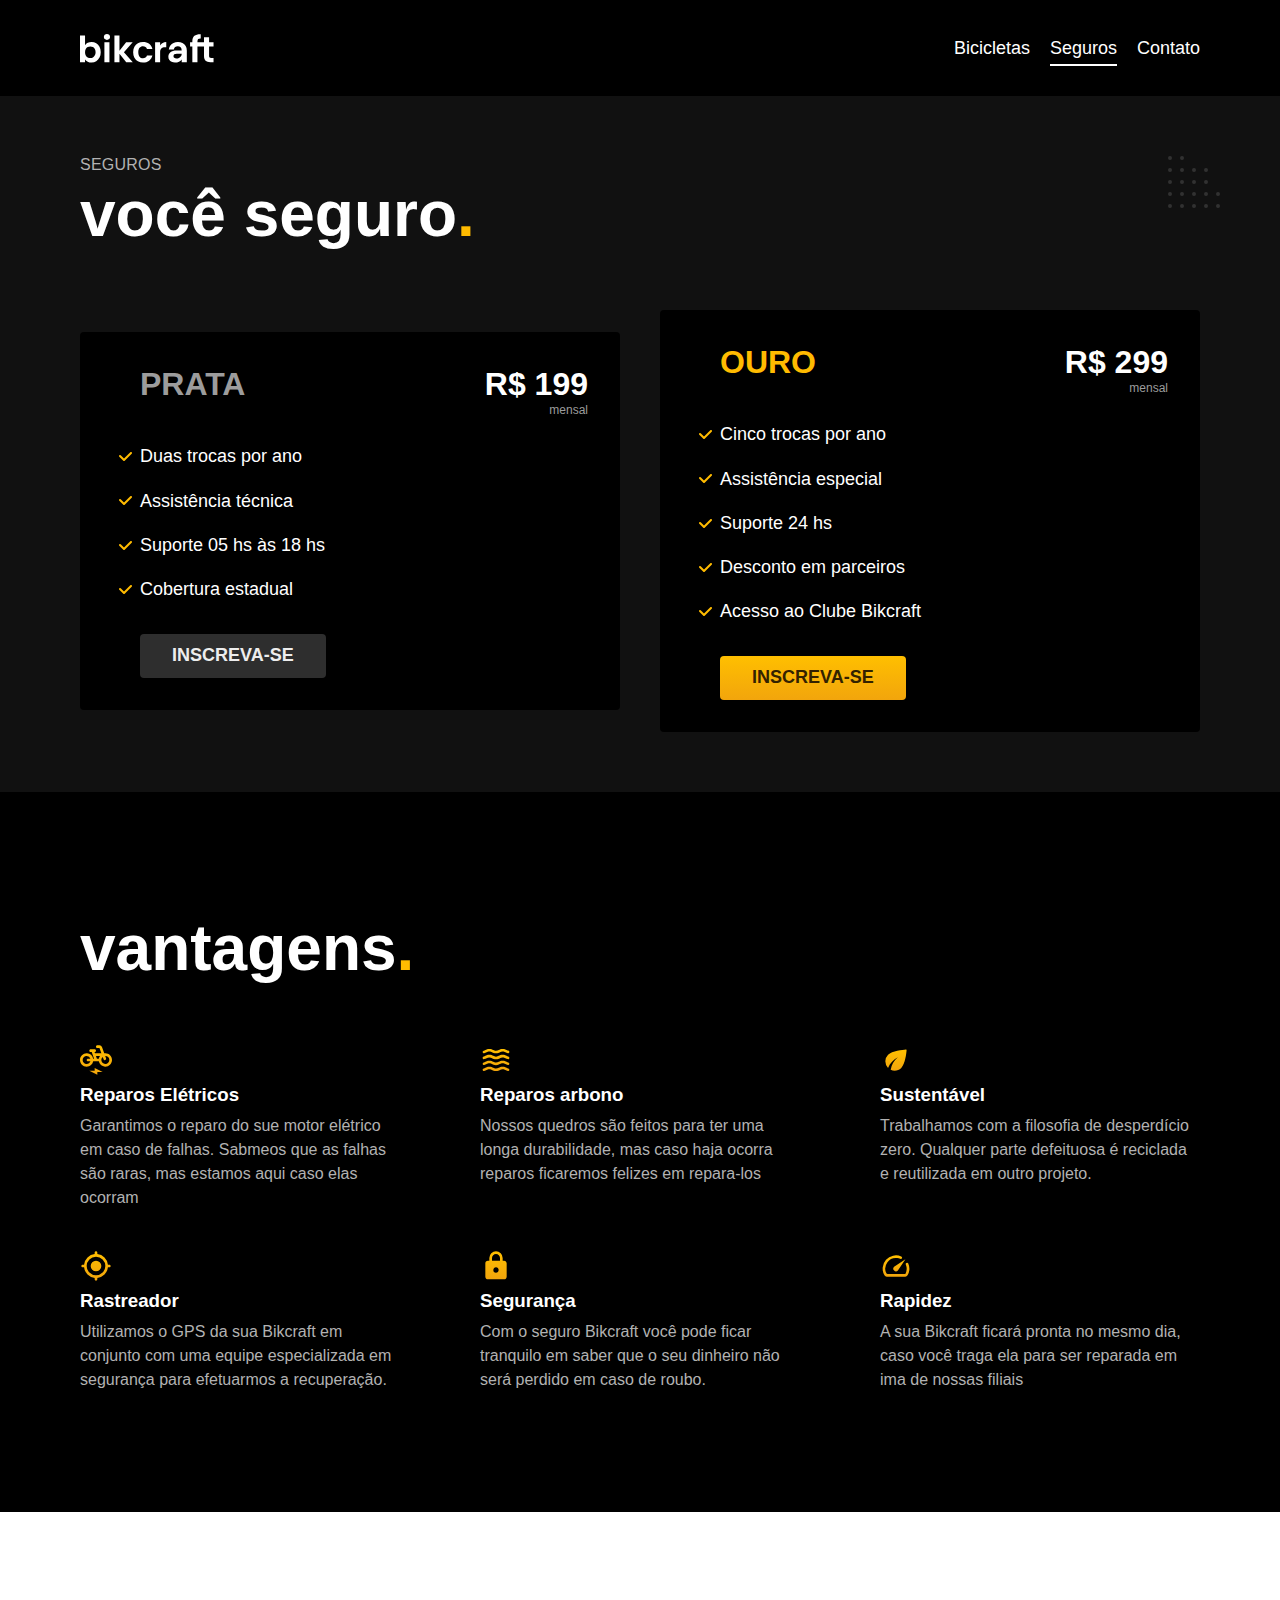
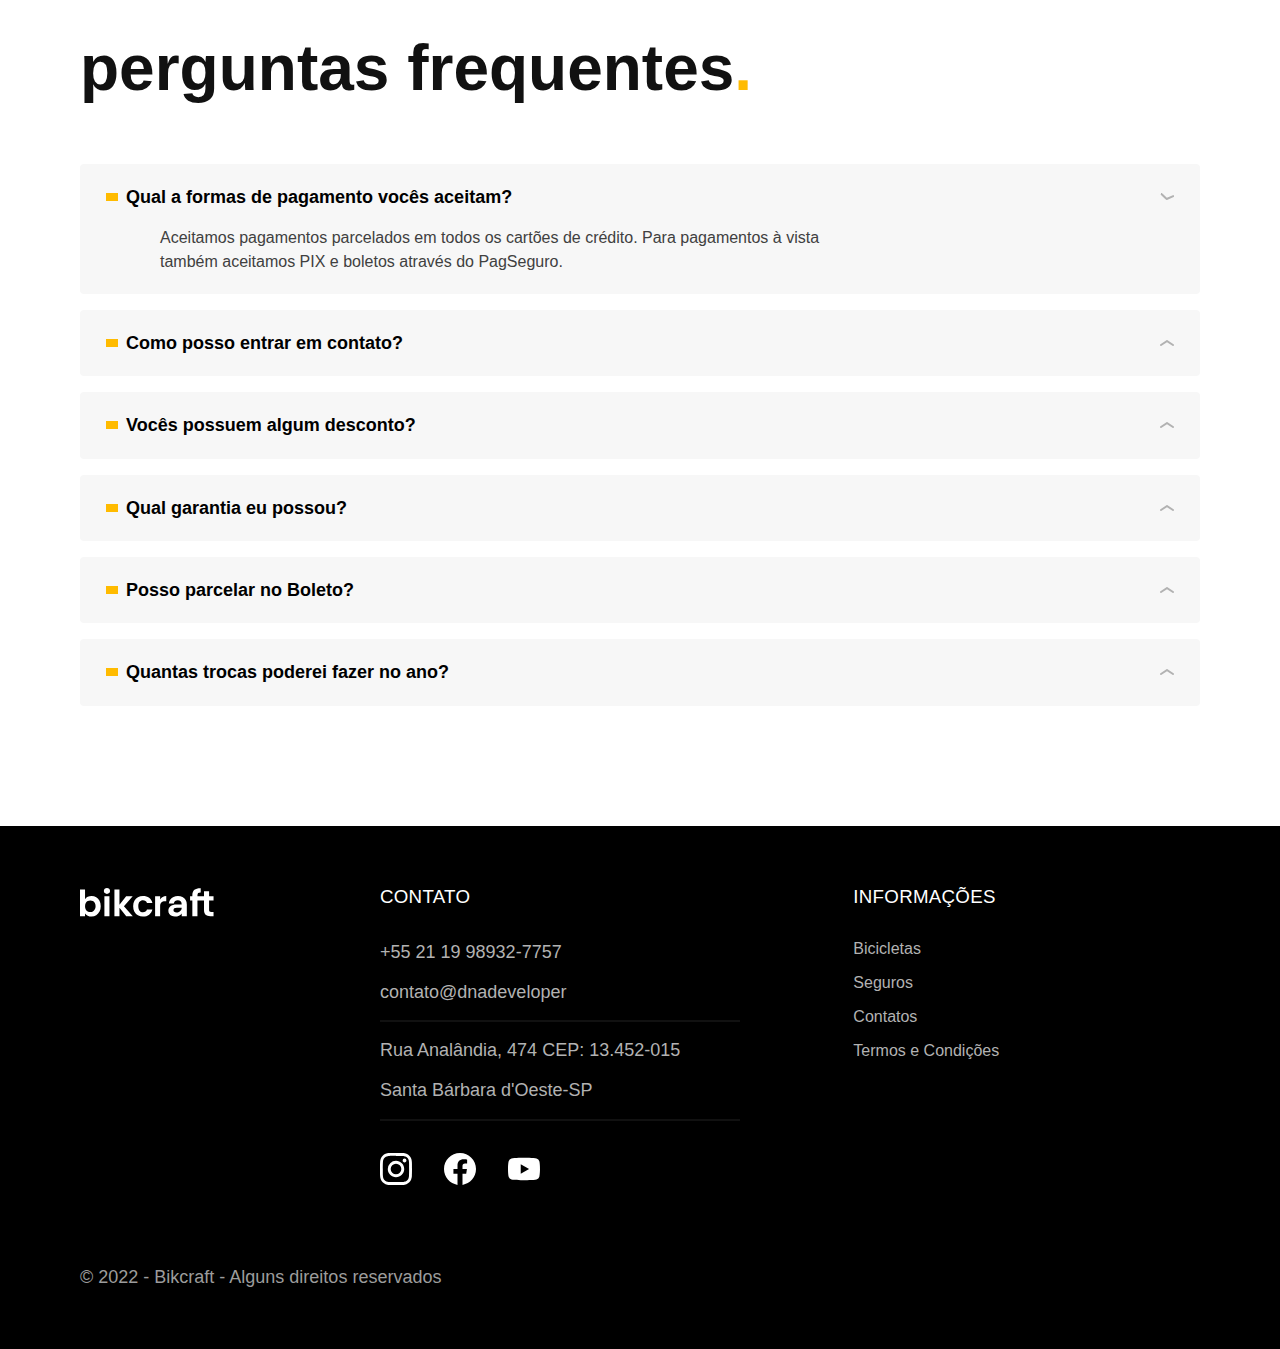
<file: seguros.html>
<!DOCTYPE html>
<html lang="pt-br">

<head>
  <meta charset="UTF-8">
  <meta name="viewport" content="width=device-width, initial-scale=1.0">

  <title>Bikcraft - Seguros</title>
  <meta name="description" content="Termos e condições.">

  <link rel="preload" href="./css/site.css" as="style">
  <link rel="stylesheet" href="./css/site.css">
</head>

<body id="seguros">
<header class="header-bg">
    <div class="header container">
      <a href="./">
        <img src="./img/bikcraft.svg" alt="Bikcraft">
      </a>
      <nav aria-label="primaria">
        <ul class="header-menu font-1-m cor-0 ">
          <li>
            <a href="./bicicletas.html">
              Bicicletas
            </a>
          </li>
          <li>
            <a href="./seguros.html">
              Seguros
            </a>
          </li>
          <li>
            <a href="./contato.html">
              Contato
            </a>
          </li>
        </ul>
      </nav>
    </div>
</header>
<main class="seguro-bg">
    <div class="titulo-bg">
        <div class="titulo container">
            <p class="font-2-l-b cor-5">Seguros </p>
            <h1 class="font-1-xxl cor-0">você seguro<span class="cor-p1">.</span></h1>
        </div>
    </div>
    <div class="seguro container">
      <div class="seguro-item">
          <h3 class="font-1-xl cor-6">
            Prata
          </h3>
          <span class="font-1-xl cor-0">R$ 199 <span class="font-1-xs cor-6">mensal</span> </span>
          <ul class="font-2-m cor-0">
              <li>Duas trocas por ano</li>
              <li>Assistência técnica</li>
              <li>Suporte 05 hs às 18 hs</li>
              <li>Cobertura estadual</li>
          </ul>
          <a class="btn secundario" href="./orcamento.html?tipo=seguro&produto=prata">
            Inscreva-se
          </a>
      </div>
      <div class="seguro-item">
          <h3 class="font-1-xl cor-p1">Ouro</h3>
          <span class="font-1-xl cor-0">R$ 299 <span class="font-1-xs cor-6">mensal</span> </span>
          <ul class="font-2-m cor-0">
              <li>Cinco trocas por ano</li>
              <li>Assistência especial</li>
              <li>Suporte 24 hs</li>
              <li>Desconto em parceiros</li>
              <li>Acesso ao Clube Bikcraft</li>
          </ul>
          <a class="btn" href="./orcamento.html?tipo=seguro&produto=ouro">Inscreva-se</a>
      </div>
  </div>
</main>
<article class="vantagens-bg">
  <div class="vantagens container">
      <h2 class="font-1-xxl cor-0">
        vantagens<span class="cor-p1">.</span>
      </h2>
      <ul>
          <li>
              <img src="./img/icones/eletrica.svg" width="32" height="32" alt="">
              <h3 class="font-1-l cor-0">
                Reparos Elétricos
              </h3>
              <p class="font-2-s cor-5">
                Garantimos o reparo do sue motor elétrico em caso de falhas. Sabmeos que as
                  falhas são raras, mas estamos aqui caso elas ocorram
              </p>
          </li>
          <li>
              <img src="./img/icones/carbono.svg" width="32" height="32" alt="">
              <h3 class="font-1-l cor-0">
                Reparos arbono
              </h3>
              <p class="font-2-s cor-5">
                Nossos quedros são feitos para ter uma longa durabilidade, mas caso haja ocorra reparos ficaremos felizes em repara-los
              </p>
          </li>
          <li>
              <img src="./img/icones/sustentavel.svg" width="32" height="32" alt="">
              <h3 class="font-1-l cor-0">
                Sustentável
              </h3>
              <p class="font-2-s cor-5">
                  Trabalhamos com a filosofia de desperdício zero. Qualquer parte defeituosa é reciclada e reutilizada em outro projeto.
              </p>
          </li>
          <li>
              <img src="./img/icones/rastreador.svg" width="32" height="32" alt="">
              <h3 class="font-1-l cor-0">
                Rastreador
              </h3>
              <p class="font-2-s cor-5">
                Utilizamos o GPS da sua Bikcraft em conjunto com uma equipe especializada em segurança para efetuarmos a recuperação.
              </p>
          </li>
          <li>
              <img src="./img/icones/seguro.svg" width="32" height="32" alt="">
              <h3 class="font-1-l cor-0">
                Segurança
              </h3>
              <p class="font-2-s cor-5">
                Com o seguro Bikcraft você pode ficar tranquilo em saber que o seu dinheiro não será perdido em caso de roubo.
              </p>
          </li>
          <li>
              <img src="./img/icones/velocidade.svg" width="32" height="32"  alt="">
              <h3 class="font-1-l cor-0">
                Rapidez
              </h3>
              <p class="font-2-s cor-5">
                A sua Bikcraft ficará pronta no mesmo dia, caso você traga ela para ser reparada em ima de nossas filiais
              </p>
          </li>
      </ul>
  </div>
</article>
<article class="perguntas container">
  <h2 class="font-1-xxl">
      perguntas frequentes<span class="cor-p1">.</span>
  </h2>
  <dl>
      <div>
          <dt>
             <button class="font-1-m-b " aria-controls="pergunta1" aria-expanded="true">
                 Qual a formas de pagamento vocês aceitam?
              </button> 
          </dt>
          <dd id="pergunta1" class="font-2-s cor-9 ativo">
              Aceitamos pagamentos parcelados em todos os cartões de crédito. Para pagamentos à vista também aceitamos
              PIX e boletos através do PagSeguro.
          </dd>
      </div>
  </dl>
  <dl>
      <div>
          <dt>
             <button class="font-1-m-b" aria-controls="pergunta2" aria-expanded="false">
                 Como posso entrar em contato?
             </button> 
          </dt>
          <dd id="pergunta2" class="font-2-s cor-9">
              Aceitamos pagamentos parcelados em todos os cartões de crédito. Para pagamentos à vista também aceitamos
              PIX e boletos através do PagSeguro.
          </dd>
      </div>
  </dl>
  <dl>
      <div>
          <dt>
             <button class="font-1-m-b" aria-controls="pergunta3" aria-expanded="false">
                 Vocês possuem algum desconto?
             </button> 
          </dt>
          <dd id="pergunta3" class="font-2-s cor-9">
              Aceitamos pagamentos parcelados em todos os cartões de crédito. Para pagamentos à vista também aceitamos
              PIX e boletos através do PagSeguro.
          </dd>
      </div>
  </dl>
  <dl>
      <div>
          <dt>
            <button class="font-1-m-b" aria-controls="pergunta4" aria-expanded="false">
                Qual garantia eu possou?
            </button>  
          </dt>
          <dd id="pergunta4" class="font-2-s cor-9">
              Aceitamos pagamentos parcelados em todos os cartões de crédito. Para pagamentos à vista também aceitamos
              PIX e boletos através do PagSeguro.
          </dd>
      </div>
  </dl>
  <dl>
      <div>
          <dt>
             <button class="font-1-m-b" aria-controls="pergunta5" aria-expanded="false">
                 Posso parcelar no Boleto?
             </button> 
          </dt>
          <dd id="pergunta5" class="font-2-s cor-9">
              Aceitamos pagamentos parcelados em todos os cartões de crédito. Para pagamentos à vista também aceitamos
              PIX e boletos através do PagSeguro.
          </dd>
      </div>
  </dl>
  <dl>
      <div>
          <dt>
             <button class="font-1-m-b" aria-controls="pergunta6" aria-expanded="false">
                 Quantas trocas poderei fazer no ano?
             </button> 
          </dt>
          <dd id="pergunta6" class="font-2-s cor-9">
              Aceitamos pagamentos parcelados em todos os cartões de crédito. Para pagamentos à vista também aceitamos
              PIX e boletos através do PagSeguro.
          </dd>
      </div>
  </dl>
</article>
<footer class="footer-bg">
  <div class="footer container">
    <img src="./img/bikcraft.svg" width="136" height="32" alt="">
    <div class="footer-contato">
      <h3 class="font-2-l-b cor-0">
        Contato
      </h3>
      <ul class="font-2-m cor-5">
        <li>
          <a href="tel:+552119989327757">
            +55 21 19 98932-7757
          </a>
        </li>
        <li>
          <a href="mailto:dnadevelopersoftware@gmail.com">
            contato@dnadeveloper
          </a>
        </li>
        <li>
          Rua Analândia, 474 CEP: 13.452-015
        </li>
        <li>
          Santa Bárbara d'Oeste-SP
        </li>
      </ul>
      <div class="footer-redes">
        <a href="">
          <img src="./img/redes/instagram.svg" width="32" height="32" alt="instagram">
        </a>
        <a href="">
          <img src="./img/redes/facebook.svg" width="32" height="32" alt="facebook">
        </a>
        <a href="">
          <img src="./img/redes/youtube.svg" width="32" height="32" alt="youtubr">
        </a> 
      </div>
    </div>
    <div class="footer-informacao">
      <h3 class="font-2-l-b cor-0">Informações</h3>
      <nav>
        <ul class="font-1-  cor-5 ">
          <li>
            <a href="/bicicletas.html">
              Bicicletas
            </a>
          </li>
          <li>
            <a href="/seguros.html">
              Seguros
            </a>
          </li>
          <li>
            <a href="/contato.html">
              Contatos
            </a>
          </li>
          <li>
            <a href="/termo.html">
              Termos e Condições
            </a>
          </li>
        </ul>
      </nav>
    </div>
    <p class="footer-copy font-2-m cor-6">
      &copy; 2022 - Bikcraft - Alguns direitos reservados
    </p>
  </div>
</footer>
<script src="./js/site.js"></script>
</body>

</html>
</file>
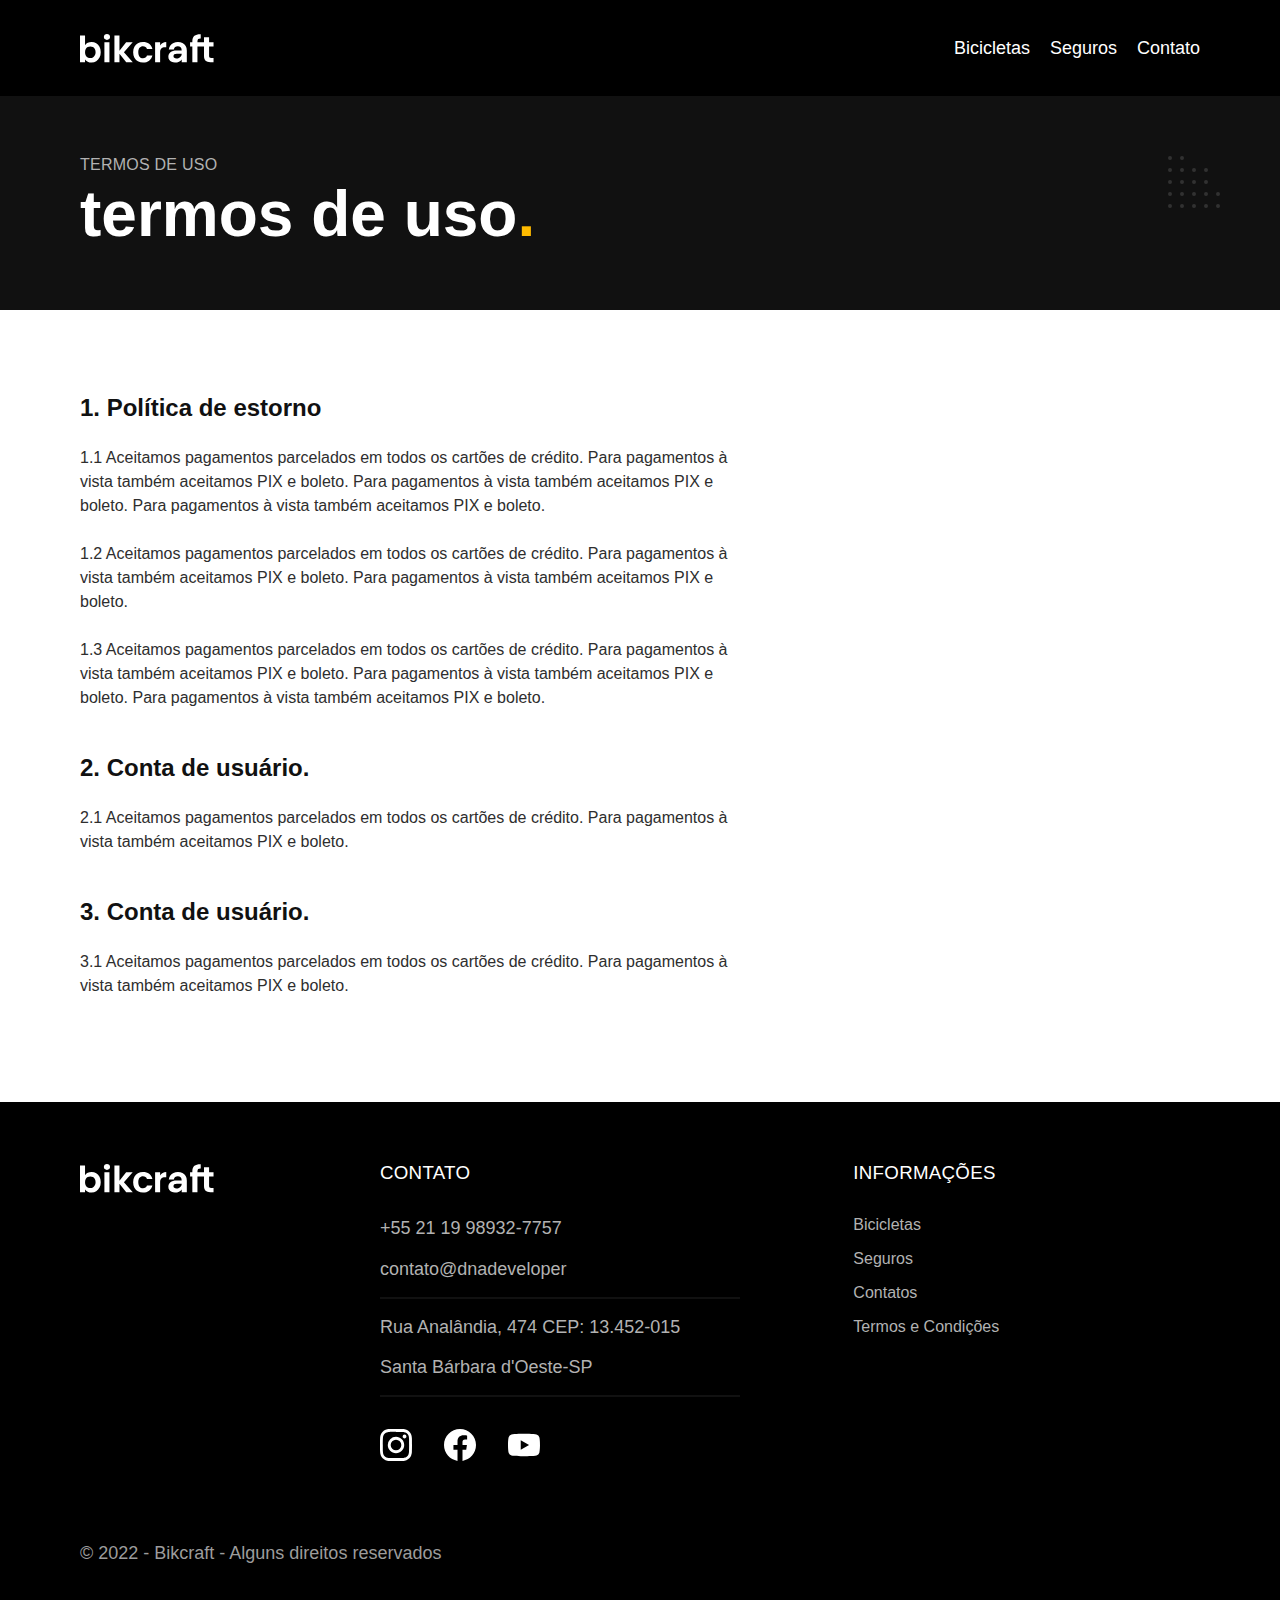
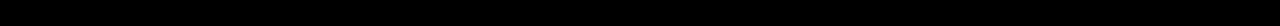
<file: termo.html>
<!DOCTYPE html>
<html lang="pt-br">

<head>
  <meta charset="UTF-8">
  <meta name="viewport" content="width=device-width, initial-scale=1.0">

  <title>Bikcraft - Termos e condições</title>
  <meta name="description" content="Termos e condições.">

  <link rel="preload" href="./css/site.css" as="style">
  <link rel="stylesheet" href="./css/site.css">
</head>

<body id="termos">
  <header class="header-bg">
    <div class="header container">
      <a href="./">
        <img src="./img/bikcraft.svg" width="136" height="32" alt="Bikcraft">
      </a>
      <nav aria-label="primaria">
        <ul class="header-menu font-1-m cor-0 ">
          <li>
            <a href="./bicicletas.html">
              Bicicletas
            </a>
          </li>
          <li>
            <a href="./seguros.html">
              Seguros
            </a>
          </li>
          <li>
            <a href="./contato.html">
              Contato
            </a>
          </li>
        </ul>
      </nav>
    </div>
  </header>
  <main>
    <div class="titulo-bg">
        <div class="titulo container">
            <p class="font-2-l-b cor-5">
              Termos de uso 
            </p>
            <h1 class="font-1-xxl cor-0">
              termos de uso<span class="cor-p1">.</span>
            </h1>
        </div>
    </div>
     <div class="termos font-2-s cor-10 container">
            <h2 class="font-1-l-b cor-11">
              1. Política de estorno
            </h2>
            <p>
              1.1 Aceitamos pagamentos parcelados em todos os cartões de crédito. Para pagamentos à vista também  aceitamos PIX e boleto. Para pagamentos à vista também  aceitamos PIX e boleto. Para pagamentos à vista também  aceitamos PIX e boleto.
            </p>
            <p>
              1.2 Aceitamos pagamentos parcelados em todos os cartões de crédito. Para pagamentos à vista também  aceitamos PIX e boleto. Para pagamentos à vista também  aceitamos PIX e boleto.
            </p>
            <p>
              1.3 Aceitamos pagamentos parcelados em todos os cartões de crédito. Para pagamentos à vista também  aceitamos PIX e boleto. Para pagamentos à vista também  aceitamos PIX e boleto. Para pagamentos à vista também  aceitamos PIX e boleto.
            </p>
            <h2 class="font-1-l cor-11">
               2. Conta de usuário.
            </h2>
            <p>
              2.1 Aceitamos pagamentos parcelados em todos os cartões de crédito. Para pagamentos à vista também  aceitamos PIX e boleto.
            </p>
            <h2 class="font-1-l cor-11">
              3. Conta de usuário.
            </h2>
            <p>
              3.1 Aceitamos pagamentos parcelados em todos os cartões de crédito. Para pagamentos à vista também  aceitamos PIX e boleto.
            </p>
     </div>
</main>
<footer class="footer-bg">
  <div class="footer container">
    <img src="./img/bikcraft.svg" width="136" height="32" alt="">
    <div class="footer-contato">
      <h3 class="font-2-l-b cor-0">
        Contato
      </h3>
      <ul class="font-2-m cor-5">
        <li>
          <a href="tel:+552119989327757">
            +55 21 19 98932-7757
          </a>
        </li>
        <li>
          <a href="mailto:dnadevelopersoftware@gmail.com">
            contato@dnadeveloper
          </a>
        </li>
        <li>
          Rua Analândia, 474 CEP: 13.452-015
        </li>
        <li>
          Santa Bárbara d'Oeste-SP
        </li>
      </ul>
      <div class="footer-redes">
        <a href="">
          <img src="./img/redes/instagram.svg" width="32" height="32" alt="instagram">
        </a>
        <a href="">
          <img src="./img/redes/facebook.svg" width="32" height="32" alt="facebook">
        </a>
        <a href="">
          <img src="./img/redes/youtube.svg" width="32" height="32" alt="youtubr">
        </a> 
      </div>
    </div>
    <div class="footer-informacao">
      <h3 class="font-2-l-b cor-0">Informações</h3>
      <nav>
        <ul class="font-1-  cor-5 ">
          <li>
            <a href="/bicicletas.html">
              Bicicletas
            </a>
          </li>
          <li>
            <a href="/seguros.html">
              Seguros
            </a>
          </li>
          <li>
            <a href="/contato.html">
              Contatos
            </a>
          </li>
          <li>
            <a href="/termos.html">
              Termos e Condições
            </a>
          </li>
        </ul>
      </nav>
    </div>
    <p class="footer-copy font-2-m cor-6">
      &copy; 2022 - Bikcraft - Alguns direitos reservados
    </p>
  </div>
</footer>
<script src="./js/site.js"></script>
</body>

</html>
</file>
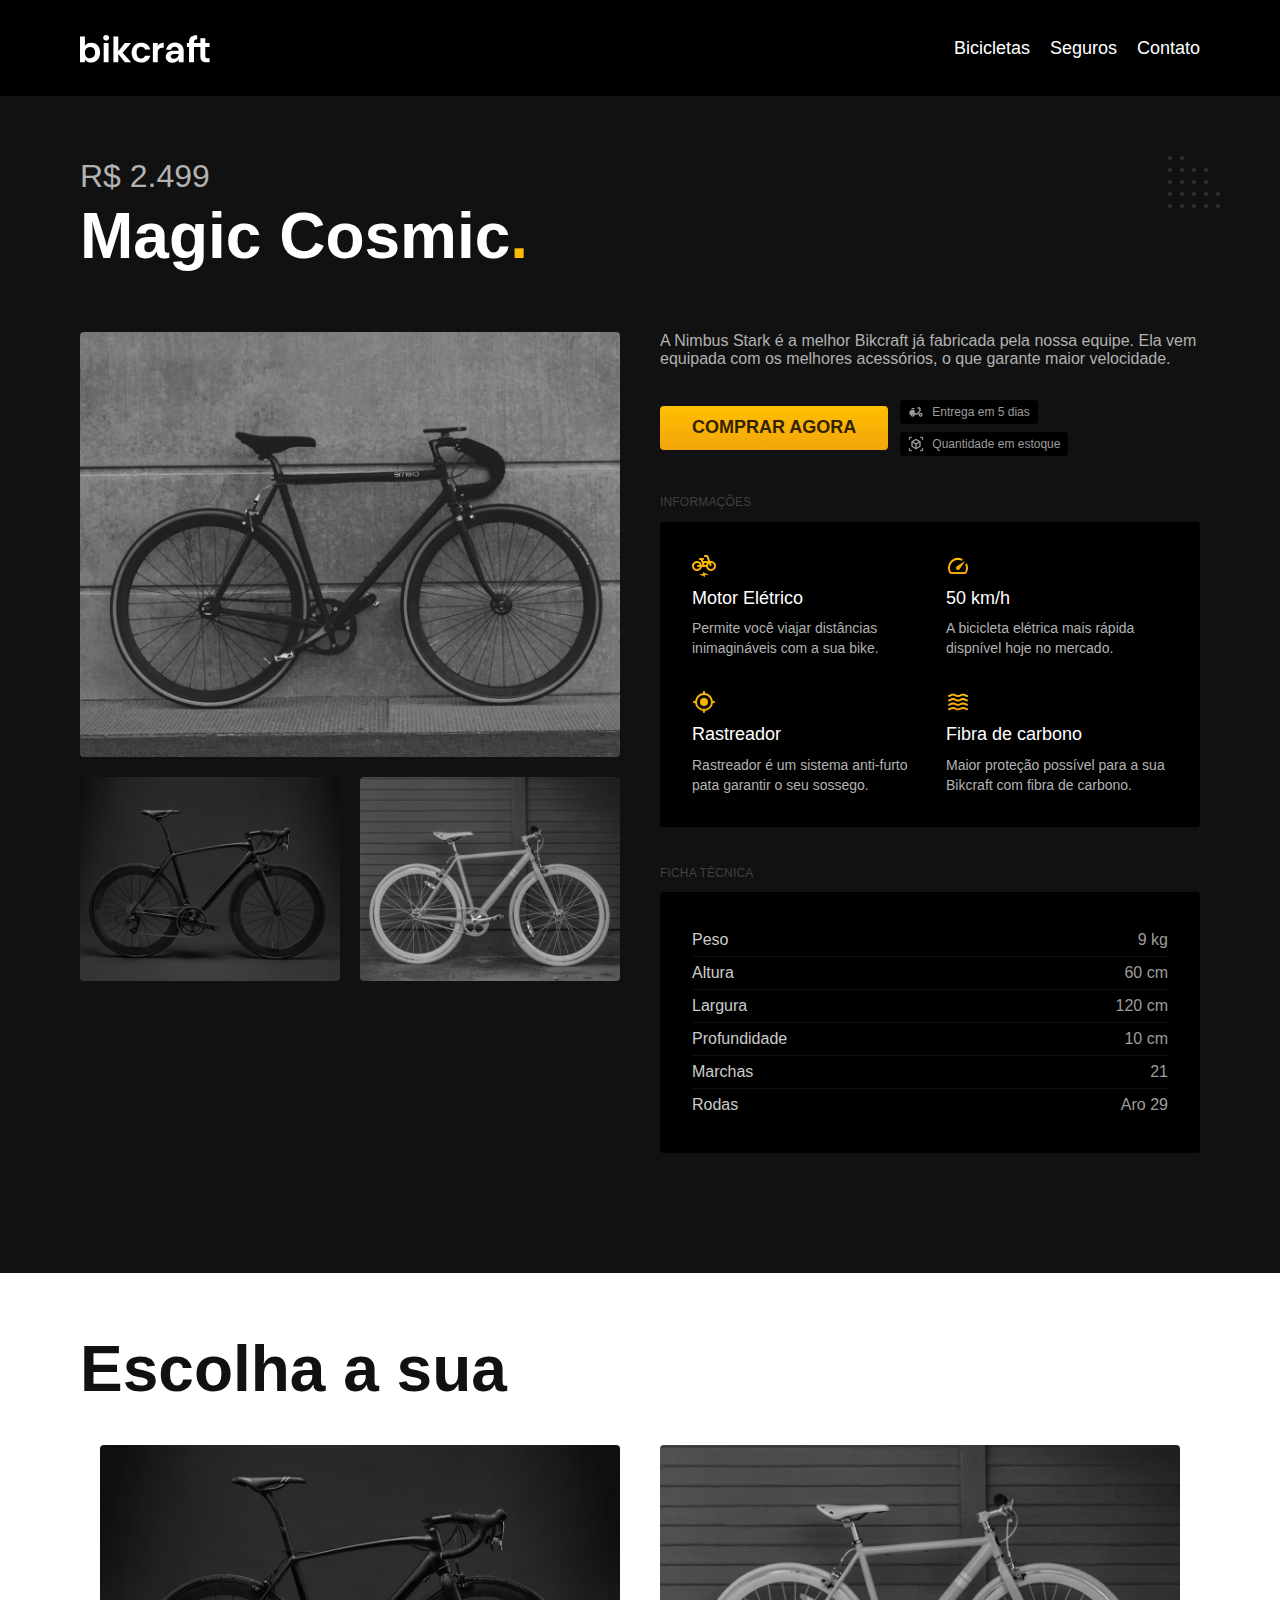
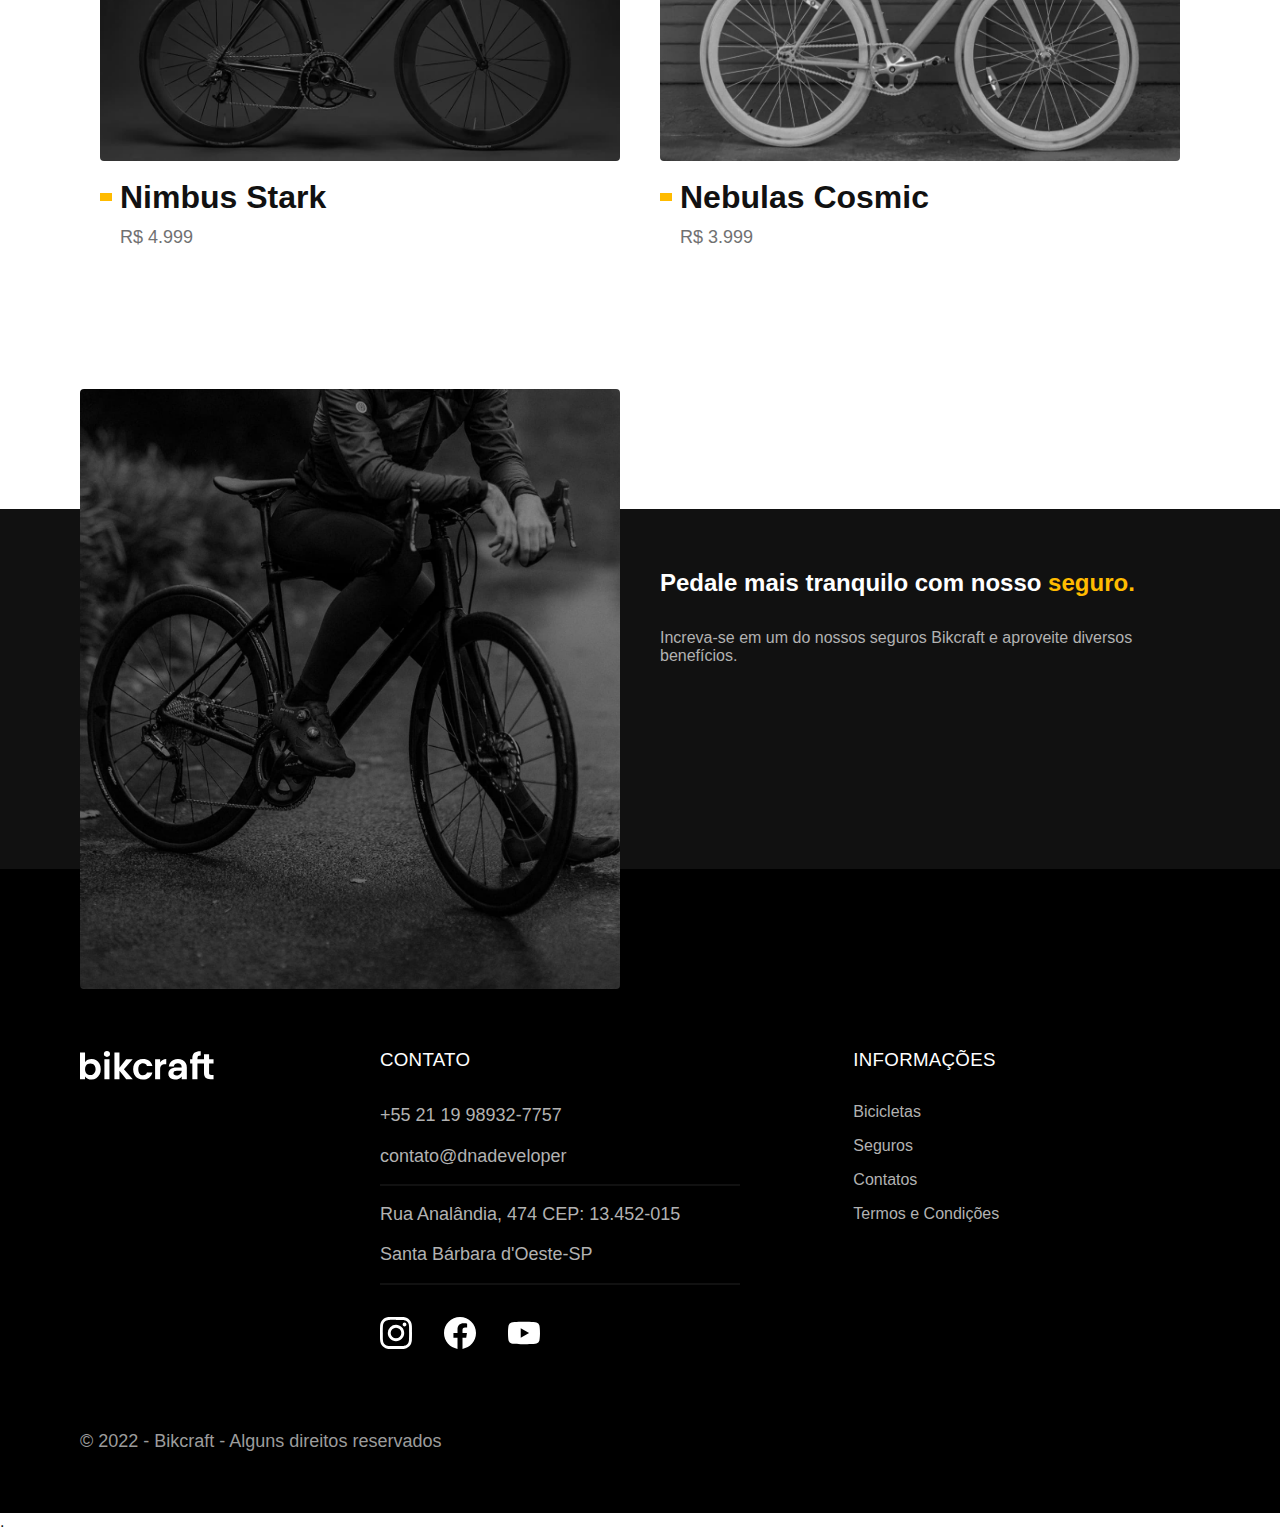
<file: bicicletas/magic.html>
<!DOCTYPE html>
<html lang="pt-br">

<head>
  <meta charset="UTF-8">
  <meta name="viewport" content="width=device-width, initial-scale=1.0">

  <title>Bikcraft - Magic  Cosmic</title>
  <meta name="description" content="Magic  Cosmic.">

  <link rel="preload" href="../css/site.css" as="style">
  <link rel="stylesheet" href="../css/site.css">

</head>

<body id="magic">
<header class="header-bg">
    <div class="header container">
      <a href="../">
        <img src="../img/bikcraft.svg" width="132" height="32" alt="Bikcraft">
      </a>
      <nav aria-label="primaria">
        <ul class="header-menu font-1-m cor-0 ">
          <li>
            <a href="../bicicletas.html">
              Bicicletas
            </a>
          </li>
          <li>
            <a href="../seguros.html">
              Seguros
            </a>
          </li>
          <li>
            <a href="../contato.html">
              Contato
            </a>
          </li>
        </ul>
      </nav>
    </div>
</header>
<main class="titulo-bg">
    <div>
        <div class="titulo container">
            <p class="font-2-xl cor-5">
              R$ 2.499 
            </p>
            <h1 class="font-1-xxl cor-0">
              Magic Cosmic<span class="cor-p1">.</span>
            </h1>
        </div>
    </div>
    <div class="bicicleta container">
        <div class="bicicleta-imagens">
          <img src="../img/bicicleta/nimbus2.jpg" width="1120" height="880" alt="Bicicleta 2">
          <img src="../img/bicicleta/nimbus1.jpg" width="1120" height="880" alt="Bicicleta 1">
          <img src="../img/bicicleta/nimbus3.jpg" width="1120" height="880" alt="Bicicleta 3">
        </div>
        <div class="bicicleta-conteudo">
            <p class="font-2-l cor-5">
              A Nimbus Stark é a melhor Bikcraft já fabricada pela nossa equipe. Ela vem equipada com os melhores acessórios, o que garante maior velocidade.
            </p>
            <div class="bicicleta-comprar">
                <a class="btn" href="../orcamento.html?tiop=bikcraft&produto=magic">
                  Comprar agora
                </a>
                <span class="font-1-xs cor-6">
                  <img src="../img/icones/entrega.svg" width="16" height="16" alt="">
                  Entrega em 5 dias
                </span>
                <span class="font-1-xs cor-6">
                  <img src="../img/icones/estoque.svg" width="16" height="16" alt="">
                  Quantidade em estoque
                </span>
            </div>
        
        <h2 class="font-1-xs cor-9">
          Informações
        </h2>
        <ul class="bicicleta-informacao">
            <li>
                <img src="../img/icones/eletrica.svg" width="24" height="24" alt="">
                <h3 class="font-1-m cor-0">
                  Motor Elétrico
                </h3>
                <p class="font-2-xs cor-5">
                  Permite você viajar distâncias inimagináveis com a sua bike.
                </p>
            </li>
            <li>
                <img src="../img/icones/velocidade.svg" width="24" height="24" alt="">
                <h3 class="font-1-m cor-0">
                  50 km/h
                </h3>
                <p class="font-2-xs cor-5">
                  A bicicleta elétrica mais rápida dispnível hoje no mercado.
                </p>
            </li>
            <li>
                <img src="../img/icones/rastreador.svg" width="24" height="24" alt="">
                <h3 class="font-1-m cor-0">
                  Rastreador
                </h3>
                <p class="font-2-xs cor-5">
                  Rastreador é um sistema anti-furto pata garantir o seu sossego.
                </p>
            </li>
            <li>
                <img src="../img/icones/carbono.svg" width="24" height="24" alt="">
                <h3 class="font-1-m cor-0">
                  Fibra de carbono
                </h3>
                <p class="font-2-xs cor-5">
                  Maior proteção possível para a sua Bikcraft com fibra de carbono.
                </p>
            </li>
        </ul>
        <h2 class="font-1-xs cor-9">
          Ficha técnica
        </h2>
        <ul class="bicicleta-ficha font-2-s cor-4">
            <li>
              Peso <span>9 kg</span>
            </li>
            <li>
              Altura <span>60 cm</span>
            </li>
            <li>
              Largura <span>120 cm</span>
            </li>
            <li>
              Profundidade <span>10 cm</span>
            </li>
            <li>
              Marchas <span>21</span>
            </li>
            <li>
              Rodas <span>Aro 29</span>
            </li>
        </ul>  
    </div>
  </div>
</main>
<article class="bicicletas-lista container " >
  <h2 class="font-1-xxl">
    Escolha a sua
  </h2>
  <ul>
    <li>
        <a href="/bicicletas/nimbus.html">
        <img src="../img/bicicletas/nimbus.jpg" width="1120" height="680" alt="bicicleta preta">
        <h3 class="font-1-xl">Nimbus Stark</h3>
        <span class="font-2-m cor-8">R$ 4.999</span>
      </a>
    </li>
    <li>
      <a href="/bicicletas/nebula.html">
        <img src="../img/bicicletas/nebula.jpg" width="1120" height="680" alt="bicicleta preta">
        <h3 class="font-1-xl">Nebulas Cosmic</h3>
        <span class="font-2-m cor-8">R$ 3.999</span>
      </a>
    </li>
  </ul>
</article>
<article class="seguro-interno-bg">
  <div class="seguro-interno container">
      <div class="seguro-interno-imagem">
          <img src="../img/fotos/seguros.jpg" width="1360" height="1512" alt="Pessoa parada em cima de uma bicicleta">
      </div>
      <div class="seguro-interno-conteudo">
          <h2 class="fon-1-xxl cor-0">
              Pedale mais tranquilo com nosso <span class="cor-p1">seguro.</span>
              </h2>
          <p class="font-2-l cor-5">
              Increva-se em um do nossos seguros Bikcraft e aproveite diversos benefícios.
          </p>
          <a href="./">
            Conheça mais
          </a>
      </div>
  </div>
</article>
<footer class="footer-bg">
  <div class="footer container">
    <img src="../img/bikcraft.svg" width="136" height="32" alt="">
    <div class="footer-contato">
      <h3 class="font-2-l-b cor-0">
        Contato
      </h3>
      <ul class="font-2-m cor-5">
        <li>
          <a href="tel:+552119989327757">
            +55 21 19 98932-7757
          </a>
        </li>
        <li>
          <a href="mailto:dnadevelopersoftware@gmail.com">
            contato@dnadeveloper
          </a>
        </li>
        <li>
          Rua Analândia, 474 CEP: 13.452-015
        </li>
        <li>
          Santa Bárbara d'Oeste-SP
        </li>
      </ul>
      <div class="footer-redes">
        <a href="">
          <img src="../img/redes/instagram.svg" width="32" height="32" alt="instagram">
        </a>
        <a href="">
          <img src="../img/redes/facebook.svg"  width="32" height="32" alt="facebook">
        </a>
        <a href="">
          <img src="../img/redes/youtube.svg"  width="32" height="32" alt="youtube">
        </a> 
      </div>
    </div>
    <div class="footer-informacao">
      <h3 class="font-2-l-b cor-0">
        Informações
      </h3>
      <nav>
        <ul class="font-1-  cor-5 ">
          <li>
            <a href="/bicicletas.html">
              Bicicletas
            </a>
          </li>
          <li>
            <a href="/seguros.html">
              Seguros
            </a>
          </li>
          <li>
            <a href="">
              Contatos
            </a>
          </li>
          <li>
            <a href="/termos.html">
              Termos e Condições
            </a>
          </li>
        </ul>
      </nav>
    </div>
    <p class="footer-copy font-2-m cor-6">
      &copy; 2022 - Bikcraft - Alguns direitos reservados
    </p>
  </div>
</footer>
<script src="../js/site.js"></script>
</body>.

</html>
</file>
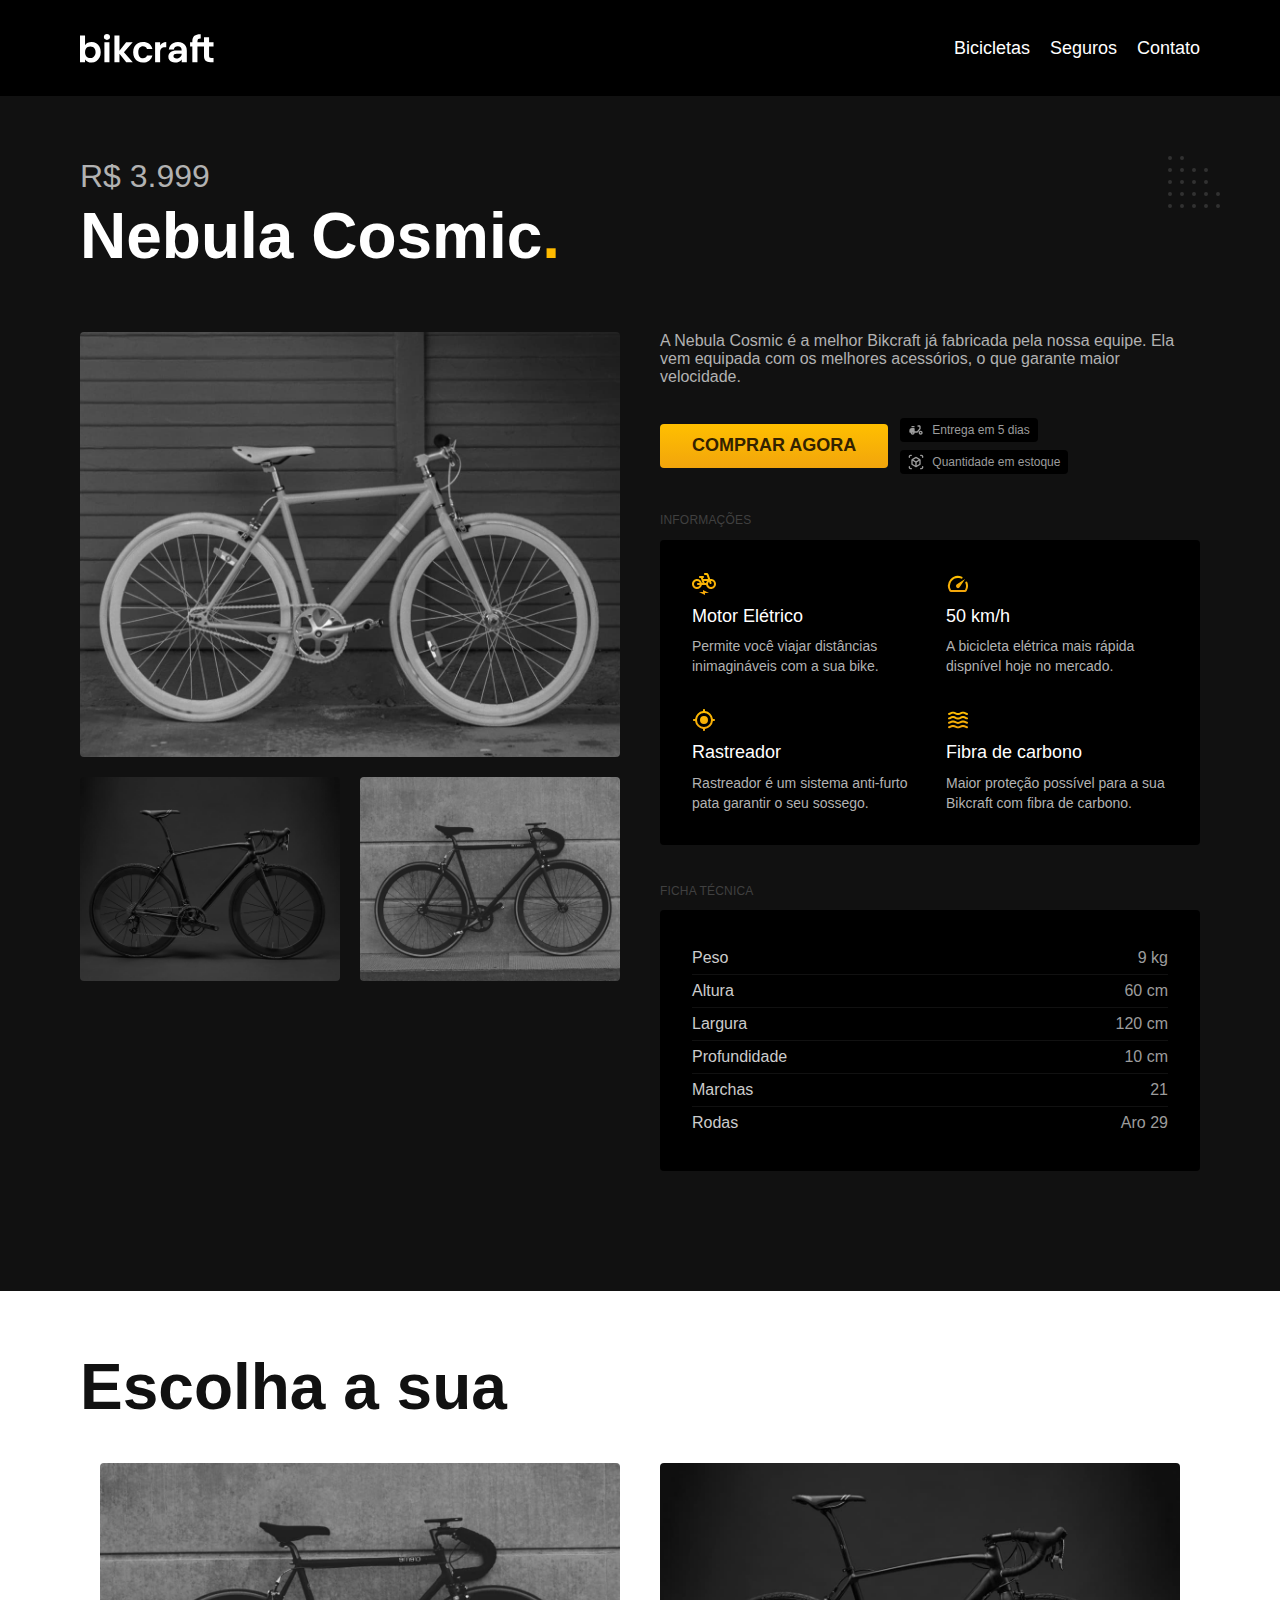
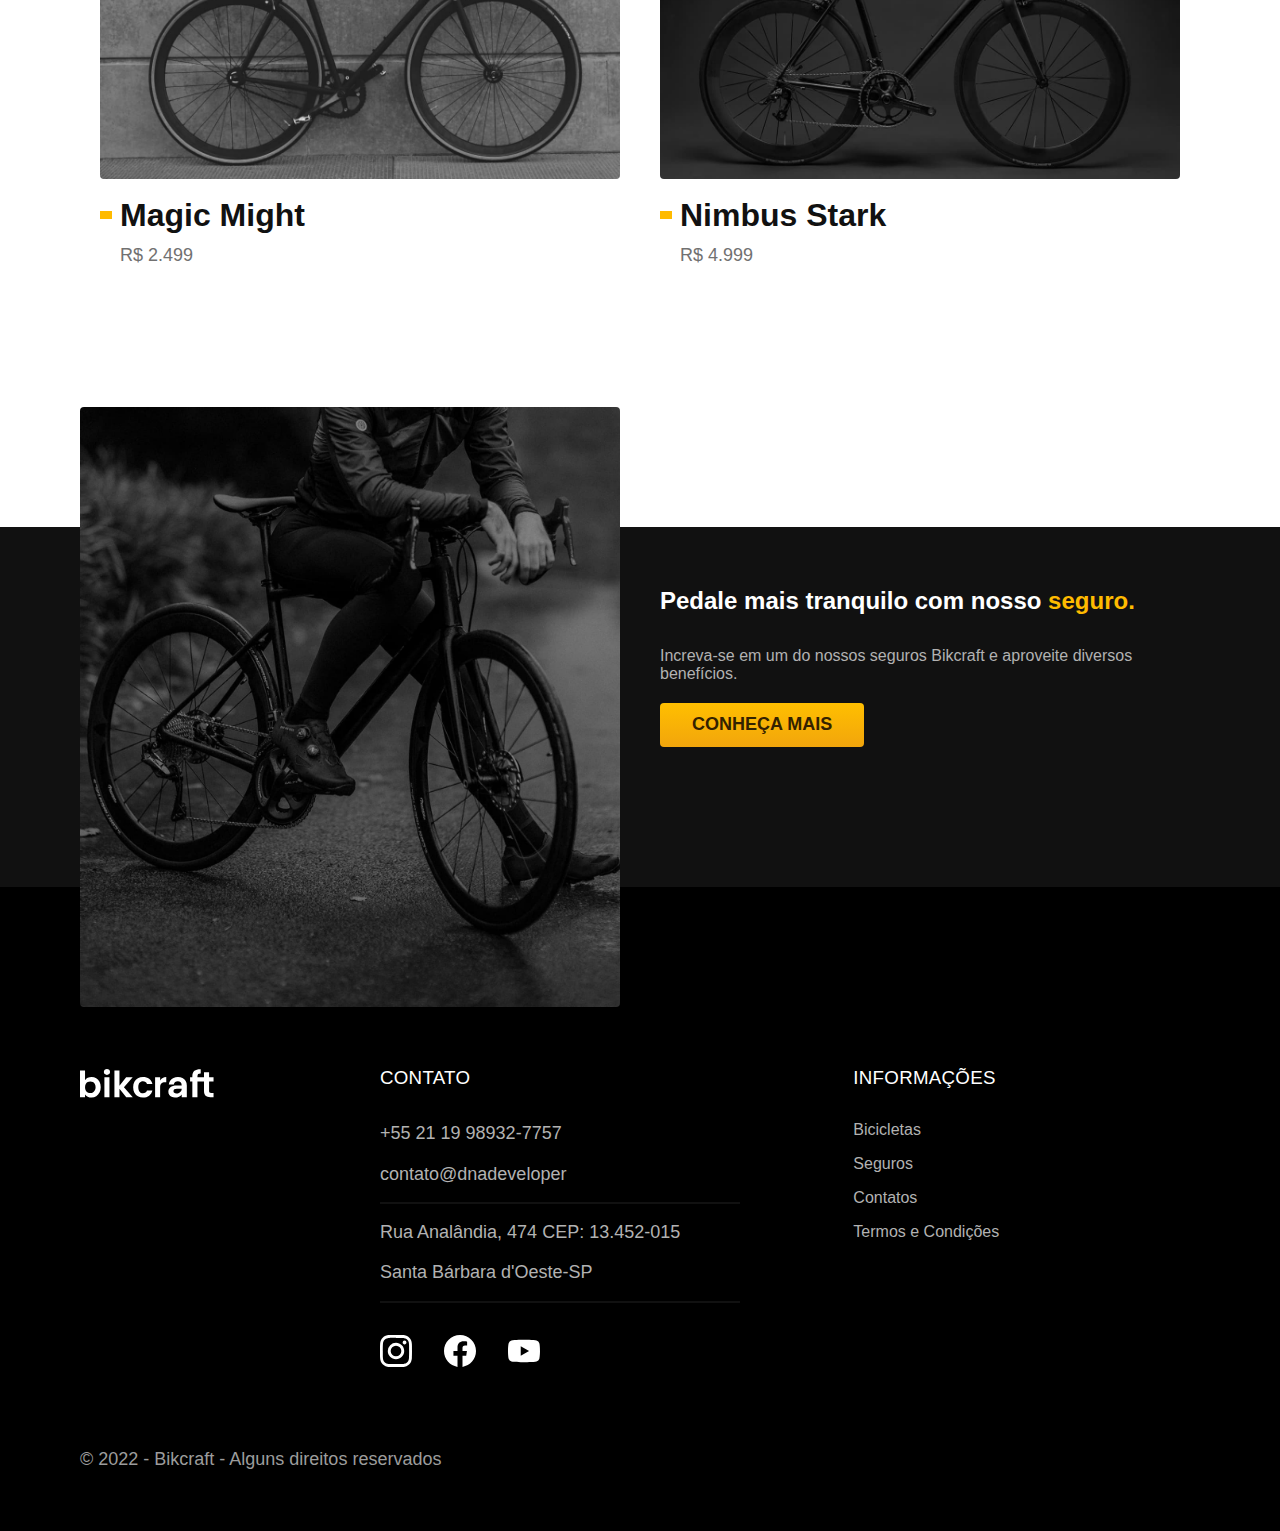
<file: bicicletas/nebula.html>
<!DOCTYPE html>
<html lang="pt-br">

<head>
  <meta charset="UTF-8">
  <meta name="viewport" content="width=device-width, initial-scale=1.0">

  <title>Bikcraft - Nebula Cosmic</title>
  <meta name="description" content="Bicicleta Nebula.">

  <link rel="preload" href="../css/site.css" as="style">
  <link rel="stylesheet" href="../css/site.css">

</head>

<body id="nebula">
  <header class="header-bg">
    <div class="header container">
      <a href="../">
        <img src="../img/bikcraft.svg" width="136" height="32" alt="Bikcraft">
      </a>
      <nav aria-label="primaria">
        <ul class="header-menu font-1-m cor-0 ">
          <li>
            <a href="../bicicletas.html">
             Bicicletas
            </a>
          </li>
          <li>
            <a href="../seguros.html">
              Seguros
            </a>
          </li>
          <li>
            <a href="../contato.html">
              Contato
            </a>
          </li>
        </ul>
      </nav>
    </div>
  </header>
<main class="titulo-bg">
    <div>
        <div class="titulo container">
            <p class="font-2-xl cor-5">
              R$ 3.999 
            </p>
            <h1 class="font-1-xxl cor-0">
              Nebula Cosmic<span class="cor-p1">.</span>
            </h1>
        </div>
    </div>
    <div class="bicicleta container">
        <div class="bicicleta-imagens">
          <img src="../img/bicicleta/nimbus3.jpg" width="1120" height="880" alt="Bicicleta 3">
          <img src="../img/bicicleta/nimbus1.jpg" width="1120" height="880"  alt="Bicicleta 1">
          <img src="../img/bicicleta/nimbus2.jpg" width="1120" height="880" alt="Bicicleta 2">
        </div>
        <div class="bicicleta-conteudo">
            <p class="font-2-l cor-5">
              A Nebula Cosmic é a melhor Bikcraft já fabricada pela nossa equipe. Ela vem equipada com os melhores acessórios, o que garante maior velocidade.
            </p>
            <div class="bicicleta-comprar">
                <a class="btn" href="../orcamento.html?tiop=bikcraft&produto=nebula">
                  Comprar agora
                </a>
                <span class="font-1-xs cor-6">
                  <img src="../img/icones/entrega.svg" width="16" height="16" alt="">
                  Entrega em 5 dias
                </span>
                <span class="font-1-xs cor-6"><img src="../img/icones/estoque.svg" width="16" height="16" alt="">
                  Quantidade em estoque
                </span>
            </div>
        
        <h2 class="font-1-xs cor-9">
          Informações
        </h2>
        <ul class="bicicleta-informacao">
            <li>
                <img src="../img/icones/eletrica.svg" width="24" height="24"  alt="">
                <h3 class="font-1-m cor-0">
                  Motor Elétrico
                </h3>
                <p class="font-2-xs cor-5">
                  Permite você viajar distâncias inimagináveis com a sua bike.
                </p>
            </li>
            <li>
                <img src="../img/icones/velocidade.svg" width="16" height="16" alt="">
                <h3 class="font-1-m cor-0">
                  50 km/h
                </h3>
                <p class="font-2-xs cor-5">
                  A bicicleta elétrica mais rápida dispnível hoje no mercado.
                </p>
            </li>
            <li>
                <img src="../img/icones/rastreador.svg" width="24" height="24"  alt="">
                <h3 class="font-1-m cor-0">
                  Rastreador
                </h3>
                <p class="font-2-xs cor-5">
                  Rastreador é um sistema anti-furto pata garantir o seu sossego.
                </p>
            </li>
            <li>
                <img src="../img/icones/carbono.svg" width="24" height="24"  alt="">
                <h3 class="font-1-m cor-0">
                  Fibra de carbono
                </h3>
                <p class="font-2-xs cor-5">
                  Maior proteção possível para a sua Bikcraft com fibra de carbono.
                </p>
            </li>
        </ul>
        <h2 class="font-1-xs cor-9">
          Ficha técnica
        </h2>
        <ul class="bicicleta-ficha font-2-s cor-4">
            <li>
              Peso <span>9 kg</span>
            </li>
            <li>
              Altura <span>60 cm</span>
            </li>
            <li>
              Largura <span>120 cm</span>
            </li>
            <li>
              Profundidade <span>10 cm</span>
            </li>
            <li>
              Marchas <span>21</span>
            </li>
            <li>
              Rodas <span>Aro 29</span>
            </li>
        </ul>  
    </div>
  </div>
</main>
<article class="bicicletas-lista container " >
  <h2 class="font-1-xxl">
    Escolha a sua
  </h2>
  <ul>
    <li>
        <a href="/bicicletas/magic.html">
        <img src="../img/bicicletas/magic.jpg" width="1120" height="680"  alt="bicicleta preta">
        <h3 class="font-1-xl">
          Magic Might
        </h3>
        <span class="font-2-m cor-8">
          R$ 2.499
        </span>
      </a>
    </li>
    <li>
      <a href="/bicicletas/nimbus.html">
        <img src="../img/bicicletas/nimbus.jpg" width="1120" height="680"  alt="bicicleta preta">
        <h3 class="font-1-xl">
          Nimbus Stark
        </h3>
        <span class="font-2-m cor-8">
          R$ 4.999
        </span>
      </a>
    </li>   
  </ul>
</article>
<article class="seguro-interno-bg">
  <div class="seguro-interno container">
      <div class="seguro-interno-imagem">
          <img src="../img/fotos/seguros.jpg" width="1360" height="1512" alt="Pessoa parada em cima de uma bicicleta">
      </div>
      <div class="seguro-interno-conteudo">
          <h2 class="fon-1-xxl cor-0">
              Pedale mais tranquilo com nosso <span class="cor-p1">seguro.</span>
          </h2>
          <p class="font-2-l cor-5">
              Increva-se em um do nossos seguros Bikcraft e aproveite diversos benefícios.
          </p>
          <a class="btn" href="./">
            Conheça mais
          </a>
      </div>
  </div>
</article>
<footer class="footer-bg">
  <div class="footer container">
    <img src="../img/bikcraft.svg" width="136" height="32" alt="">
    <div class="footer-contato">
      <h3 class="font-2-l-b cor-0">
        Contato
      </h3>
      <ul class="font-2-m cor-5">
        <li>
          <a href="tel:+552119989327757">
            +55 21 19 98932-7757
          </a>
        </li>
        <li>
          <a href="mailto:dnadevelopersoftware@gmail.com">
            contato@dnadeveloper
          </a>
        </li>
        <li>
          Rua Analândia, 474 CEP: 13.452-015
        </li>
        <li>
          Santa Bárbara d'Oeste-SP
        </li>
      </ul>
      <div class="footer-redes">
        <a href="">
          <img src="../img/redes/instagram.svg" width="32" height="32" alt="instagram">
        </a>
        <a href="">
          <img src="../img/redes/facebook.svg"  width="32" height="32" alt="facebook">
        </a>
        <a href="">
          <img src="../img/redes/youtube.svg"  width="32" height="32" alt="youtube">
        </a> 
      </div>
    </div>
    <div class="footer-informacao">
      <h3 class="font-2-l-b cor-0">
        Informações
      </h3>
      <nav>
        <ul class="font-1-  cor-5 ">
          <li>
            <a href="/bicicletas.html">
              Bicicletas
            </a>
          </li>
          <li>
            <a href="/seguros.html">
              Seguros
            </a>
          </li>
          <li>
            <a href="">
              Contatos
            </a>
          </li>
          <li>
            <a href="/termos.html">
              Termos e Condições
            </a>
          </li>
        </ul>
      </nav>
    </div>
    <p class="footer-copy font-2-m cor-6">
      &copy; 2022 - Bikcraft - Alguns direitos reservados
    </p>
  </div>
</footer>
<script src="../js/site.js"></script>
</body>

</html>
</file>
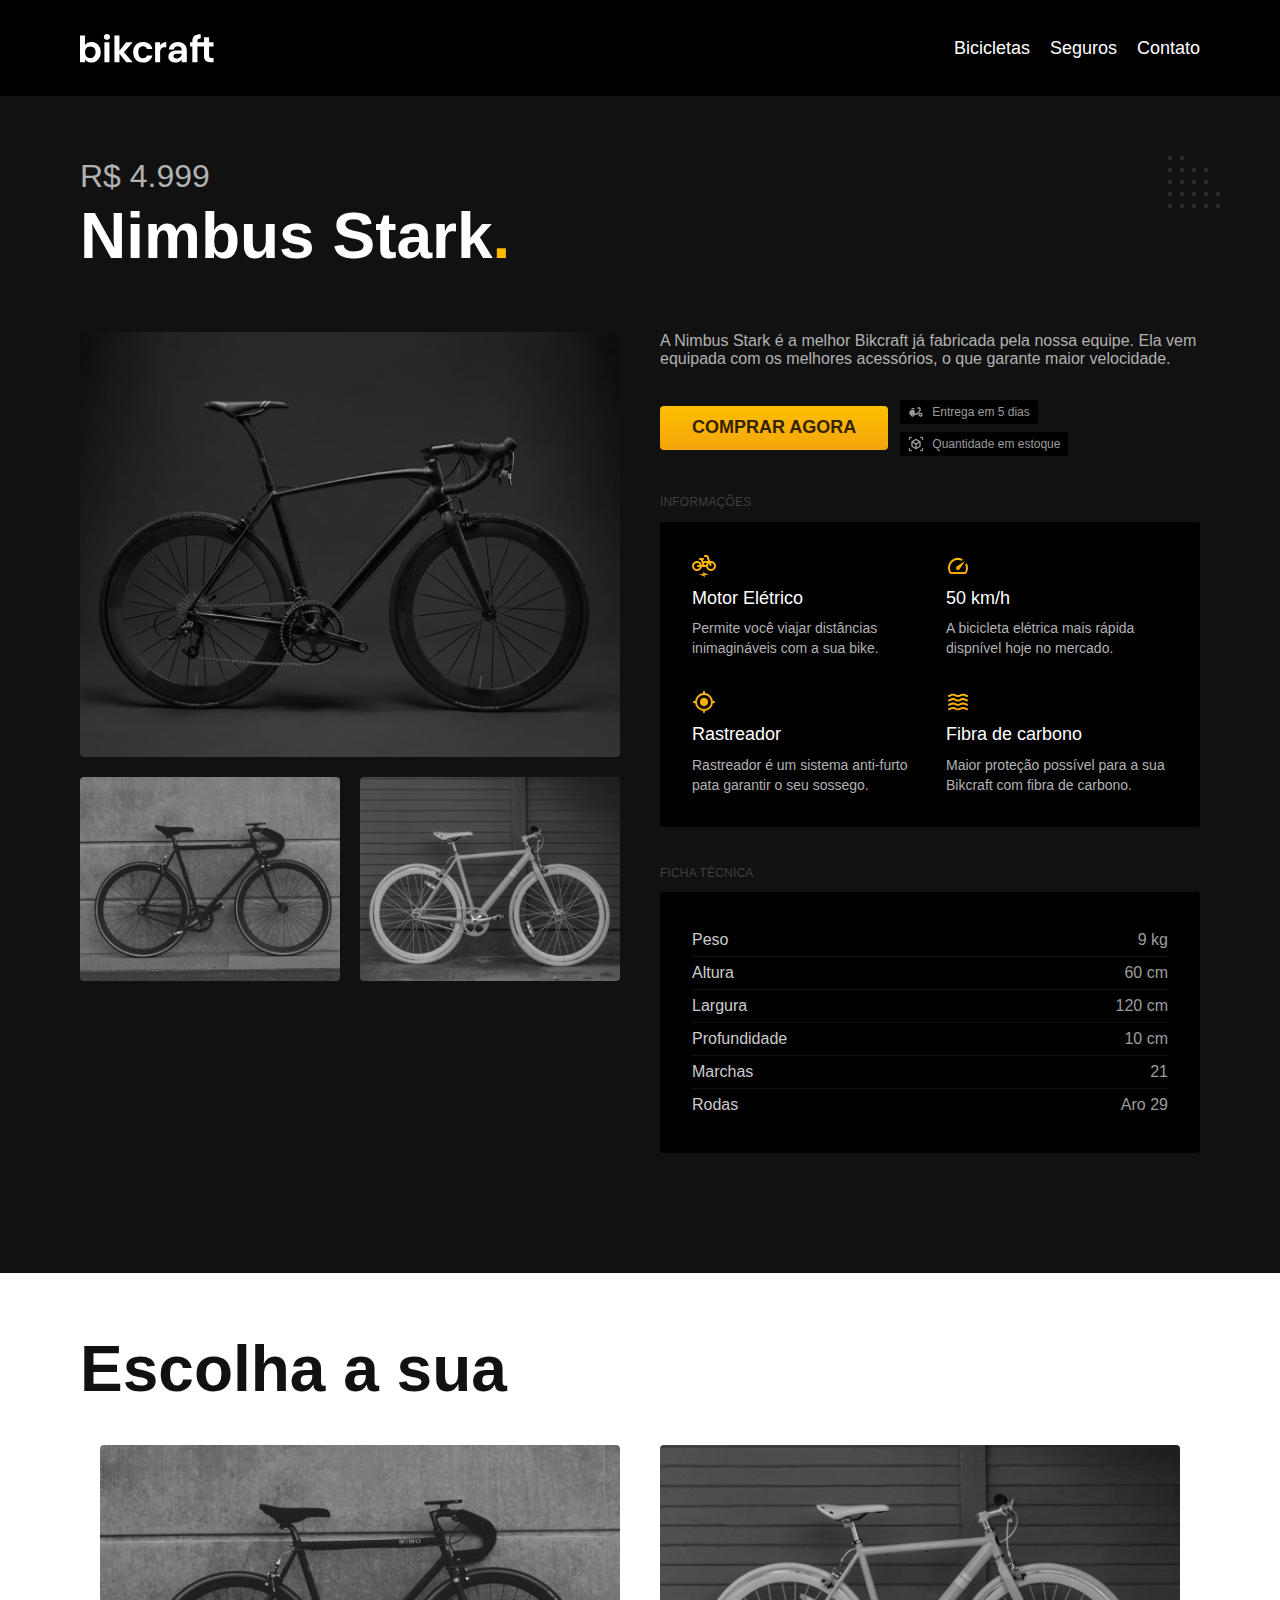
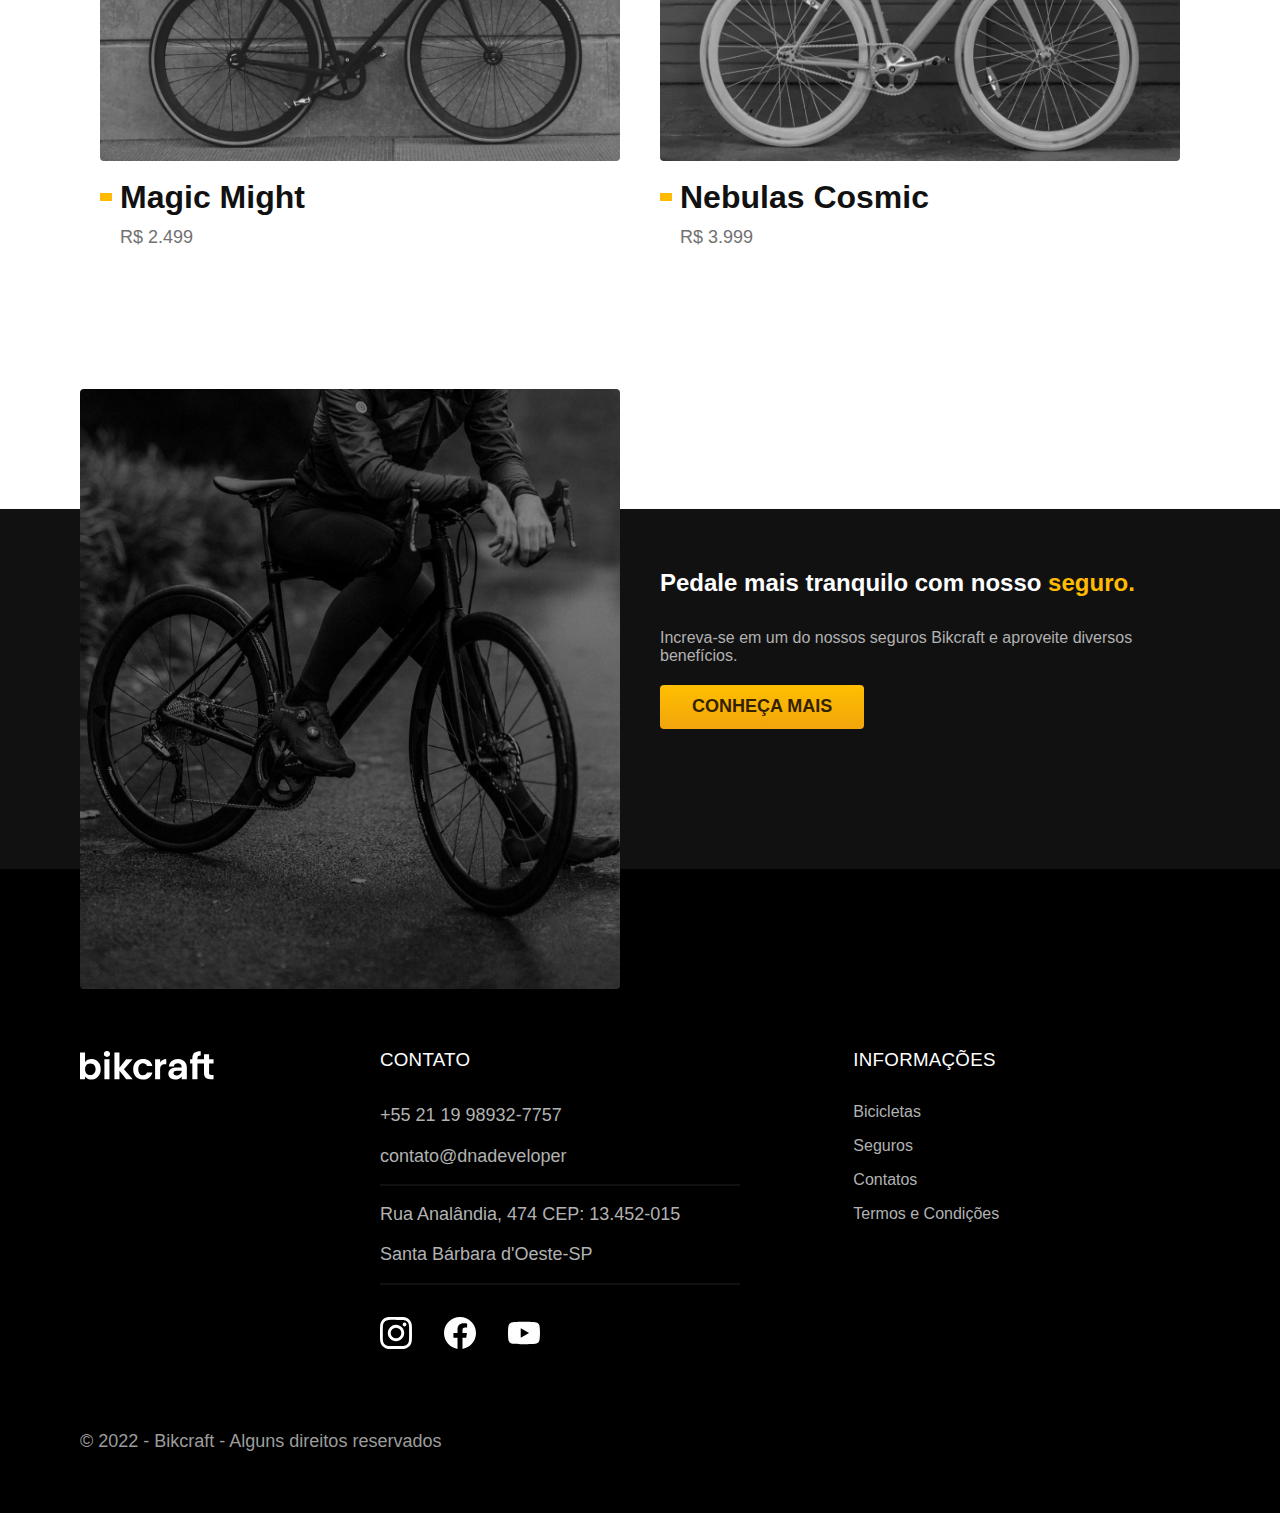
<file: bicicletas/nimbus.html>
<!DOCTYPE html>
<html lang="pt-br">

<head>
  <meta charset="UTF-8">
  <meta name="viewport" content="width=device-width, initial-scale=1.0">

  <title>Bikcraft -Bicicleta Nimbus</title>
  <meta name="description" content="Bicicleta Nimbus">

  <link rel="preload" href="../css/site.css" as="style">
  <link rel="stylesheet" href="../css/site.css">

</head>

<body id="nimbus">
  <header class="header-bg">
    <div class="header container">
      <a href="../">
        <img src="../img/bikcraft.svg" width="136" height="32" alt="Bikcraft">
      </a>
      <nav aria-label="primaria">
        <ul class="header-menu font-1-m cor-0 ">
          <li><a href="../bicicletas.html">Bicicletas</a></li>
          <li><a href="../seguros.html">Seguros</a></li>
          <li><a href="../contato.html">Contato</a></li>
        </ul>
      </nav>
    </div>
  </header>
<main class="titulo-bg">
    <div>
        <div class="titulo container">
            <p class="font-2-xl cor-5">
              R$ 4.999 
            </p>
            <h1 class="font-1-xxl cor-0">
              Nimbus Stark<span class="cor-p1">.</span>
            </h1>
        </div>
    </div>
    <div class="bicicleta container">
        <div class="bicicleta-imagens">
            <img src="../img/bicicleta/nimbus1.jpg" width="1120" height="680" alt="Bicicleta 1">
            <img src="../img/bicicleta/nimbus2.jpg" width="1120" height="680" alt="Bicicleta 2">
            <img src="../img/bicicleta/nimbus3.jpg" width="1120" height="680" alt="Bicicleta 3">
        </div>
        <div class="bicicleta-conteudo">
            <p class="font-2-l cor-5">
              A Nimbus Stark é a melhor Bikcraft já fabricada pela nossa equipe. Ela vem equipada com os melhores acessórios, o que garante maior velocidade.
            </p>
            <div class="bicicleta-comprar">
                <a class="btn" href="../orcamento.html?tiop=bikcraft&produto=nimbus">
                  Comprar agora
                </a>
                <span class="font-1-xs cor-6"><img src="../img/icones/entrega.svg" alt="" width="16" height="16">
                  Entrega em 5 dias
                </span>
                <span class="font-1-xs cor-6"><img src="../img/icones/estoque.svg" alt="" width="16" height="16">
                  Quantidade em estoque
                </span>
            </div>
        
        <h2 class="font-1-xs cor-9">
          Informações
        </h2>
        <ul class="bicicleta-informacao">
            <li>
                <img src="../img/icones/eletrica.svg" width="24" height="24" alt="">
                <h3 class="font-1-m cor-0">
                  Motor Elétrico
                </h3>
                <p class="font-2-xs cor-5">
                  Permite você viajar distâncias inimagináveis com a sua bike.
                </p>
            </li>
            <li>
                <img src="../img/icones/velocidade.svg" width="24" height="24" alt="">
                <h3 class="font-1-m cor-0">
                  50 km/h
                </h3>
                <p class="font-2-xs cor-5">
                  A bicicleta elétrica mais rápida dispnível hoje no mercado.
                </p>
            </li>
            <li>
                <img src="../img/icones/rastreador.svg" width="24" height="24" alt="">
                <h3 class="font-1-m cor-0">
                  Rastreador
                </h3>
                <p class="font-2-xs cor-5">
                  Rastreador é um sistema anti-furto pata garantir o seu sossego.
                </p>
            </li>
            <li>
                <img src="../img/icones/carbono.svg" width="24" height="24" alt="">
                <h3 class="font-1-m cor-0">
                  Fibra de carbono
                </h3>
                <p class="font-2-xs cor-5">
                  Maior proteção possível para a sua Bikcraft com fibra de carbono.
                </p>
            </li>
        </ul>
        <h2 class="font-1-xs cor-9">
          Ficha técnica
        </h2>
        <ul class="bicicleta-ficha font-2-s cor-4">
            <li>
              Peso <span>9 kg</span>
            </li>
            <li>
              Altura <span>60 cm</span>
            </li>
            <li>
              Largura <span>120 cm</span>
            </li>
            <li>
              Profundidade <span>10 cm</span>
            </li>
            <li>
              Marchas <span>21</span>
            </li>
            <li>
              Rodas <span>Aro 29</span>
            </li>
        </ul>  
    </div>
  </div>
</main>
<article class="bicicletas-lista container " >
  <h2 class="font-1-xxl">Escolha a sua</h2>
  <ul>
    <li>
        <a href="/bicicletas/magic.html">
        <img src="../img/bicicletas/magic.jpg" width="1120" height="680" alt="bicicleta preta">
        <h3 class="font-1-xl">
          Magic Might
        </h3>
        <span class="font-2-m cor-8">
          R$ 2.499
        </span>
      </a>
    </li>
    <li>
      <a href="/bicicletas/nebula.html">
        <img src="../img/bicicletas/nebula.jpg" width="1120" height="680" alt="bicicleta preta">
        <h3 class="font-1-xl">
          Nebulas Cosmic
        </h3>
        <span class="font-2-m cor-8">
          R$ 3.999
        </span>
      </a>
    </li>
  </ul>
</article>
<article class="seguro-interno-bg">
  <div class="seguro-interno container">
      <div class="seguro-interno-imagem">
          <img src="../img/fotos/seguros.jpg" width="1360" height="1512" alt="Pessoa parada em cima de uma bicicleta">
      </div>
      <div class="seguro-interno-conteudo">
          <h2 class="fon-1-xxl cor-0">
              Pedale mais tranquilo com nosso <span class="cor-p1">seguro.</span>
          </h2>
          <p class="font-2-l cor-5">
              Increva-se em um do nossos seguros Bikcraft e aproveite diversos benefícios.
          </p>
          <a class="btn" href="./">
            Conheça mais
          </a>
      </div>
  </div>
</article>  
<footer class="footer-bg">
  <div class="footer container">
    <img src="../img/bikcraft.svg" width="136" height="32" alt="">
    <div class="footer-contato">
      <h3 class="font-2-l-b cor-0">
        Contato
      </h3>
      <ul class="font-2-m cor-5">
        <li>
          <a href="tel:+552119989327757">
            +55 21 19 98932-7757
          </a>
        </li>
        <li>
          <a href="mailto:dnadevelopersoftware@gmail.com">
            contato@dnadeveloper
          </a>
        </li>
        <li>
          Rua Analândia, 474 CEP: 13.452-015
        </li>
        <li>
          Santa Bárbara d'Oeste-SP
        </li>
      </ul>
      <div class="footer-redes">
        <a href="">
          <img src="../img/redes/instagram.svg" width="32" height="32" alt="instagram">
        </a>
        <a href="">
          <img src="../img/redes/facebook.svg"  width="32" height="32" alt="facebook">
        </a>
        <a href="">
          <img src="../img/redes/youtube.svg"  width="32" height="32" alt="youtube">
        </a> 
      </div>
    </div>
    <div class="footer-informacao">
      <h3 class="font-2-l-b cor-0">
        Informações
      </h3>
      <nav>
        <ul class="font-1-  cor-5 ">
          <li>
            <a href="/bicicletas.html">
              Bicicletas
            </a>
          </li>
          <li>
            <a href="/seguros.html">
              Seguros
            </a>
          </li>
          <li>
            <a href="">
              Contatos
            </a>
          </li>
          <li>
            <a href="/termos.html">
              Termos e Condições
            </a>
          </li>
        </ul>
      </nav>
    </div>
    <p class="footer-copy font-2-m cor-6">
      &copy; 2022 - Bikcraft - Alguns direitos reservados
    </p>
  </div>
</footer>
<script src="../js/site.js"></script>
</body>

</html>
</file>
<file: css/site.css>
/* globais */
@import './global/global.css';
@import './utilidades/tipografia.css';
@import './utilidades/cores.css';
@import './utilidades/componentes.css';
@import './global/header.css';
@import './global/footer.css';

/* home */
@import "./home/introducao.css";
@import "./home/tecnologias.css";
@import "./home/parceiros.css";
@import "./home/depoimento.css";

/* bicicletas */
@import "./bicicletas/bicicletas-lista.css";
@import "./bicicletas/bicicletas.css";

/* bicicleta */
@import "./bicicleta/bicicleta.css";
@import "./bicicleta/seguro_interno.css";

/* seguros */
@import "./seguros/seguro.css";
@import "./seguros/vantagens.css";
@import "./seguros/perguntas.css";

/* contatos */
@import "./contatos/contato.css";
@import "./contatos/formulario.css";
@import "./contatos/lojas.css";

/* orçamentos */
@import "./orcamentos/orcamentos.css";

/* termos */
@import "./termos/termos.css";
</file>
